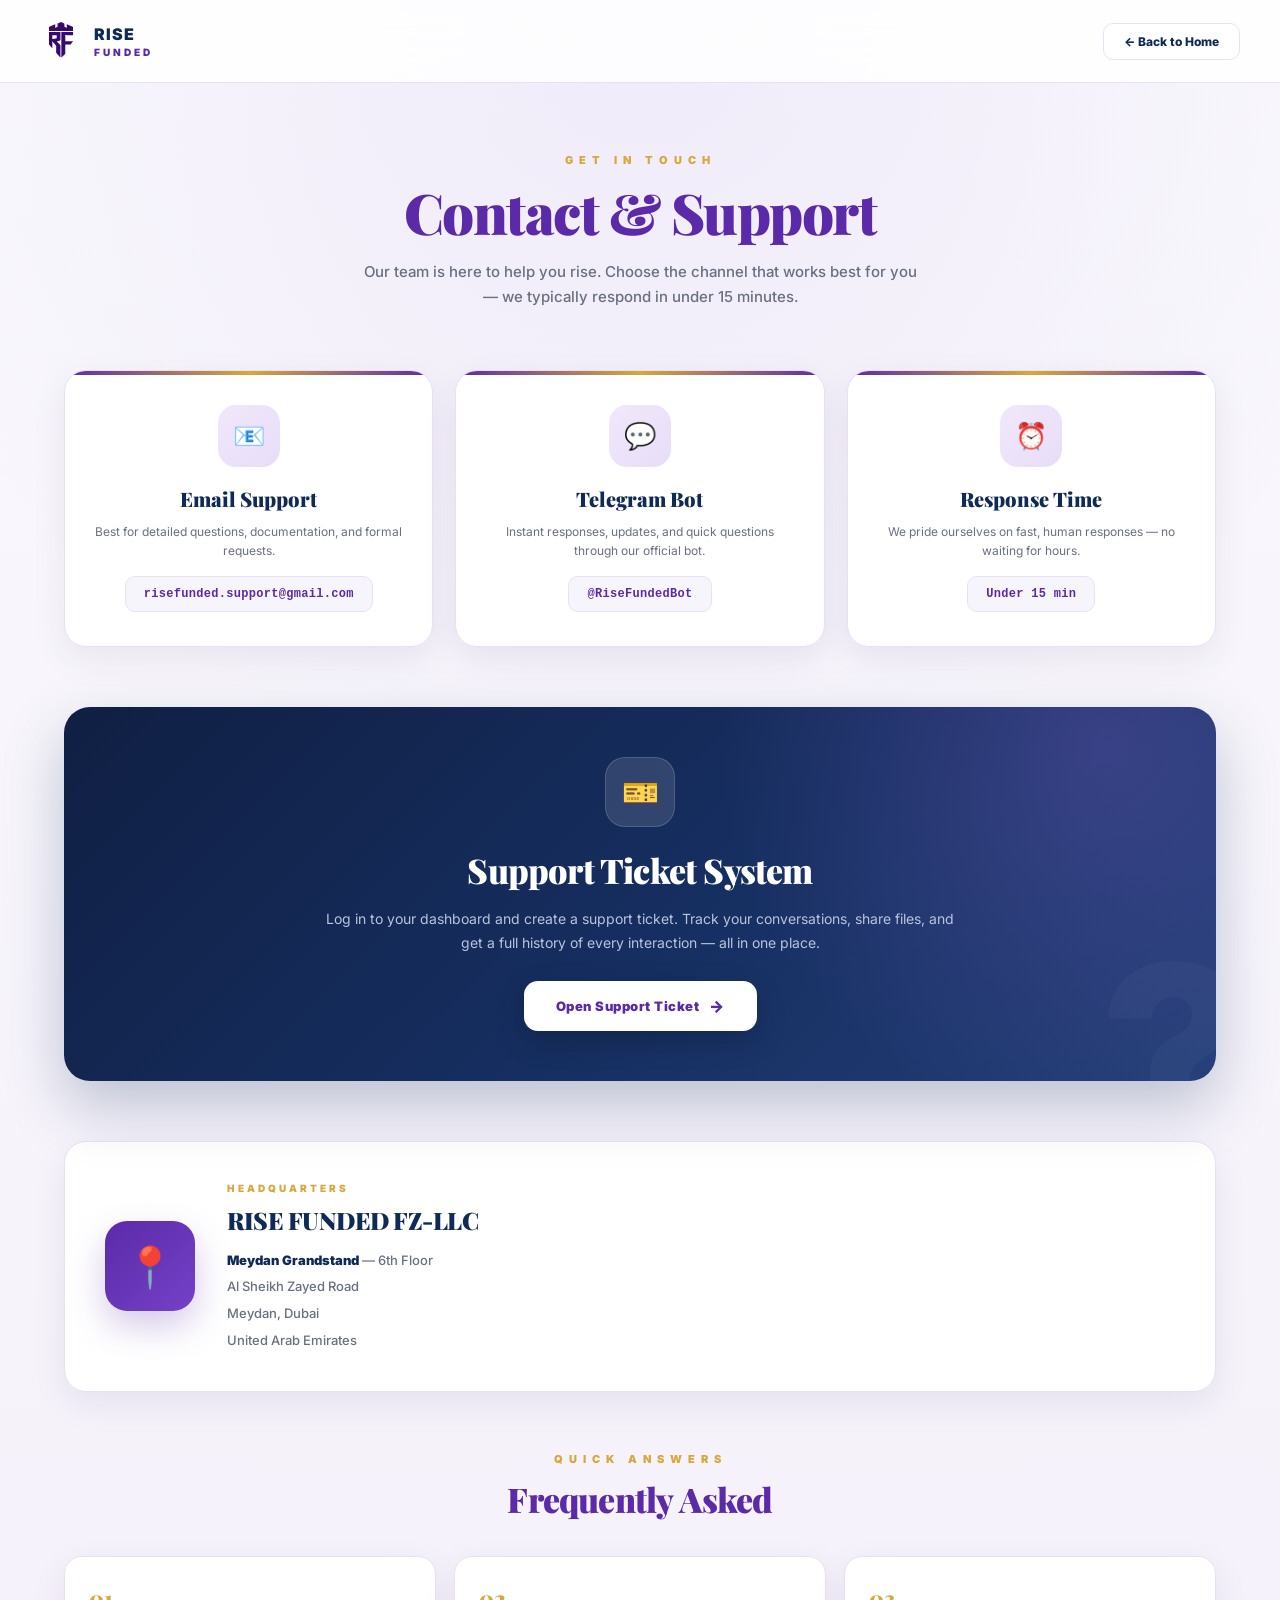
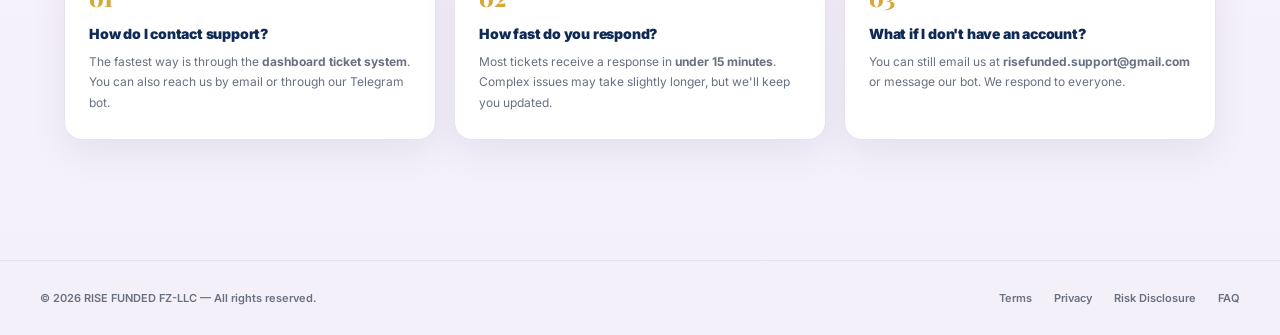
<file: contact.html>
<!DOCTYPE html>
<html lang="en">
<head>
<meta charset="UTF-8">
<meta name="viewport" content="width=device-width, initial-scale=1.0">

<title>Contact & Support — RISE FUNDED</title>

<link rel="preconnect" href="https://fonts.googleapis.com">
<link rel="preconnect" href="https://fonts.gstatic.com" crossorigin>
<link href="https://fonts.googleapis.com/css2?family=Inter:wght@400;500;600;700;800;900&family=Playfair+Display:wght@600;700;800;900&display=swap" rel="stylesheet">

<link rel="icon" type="image/svg+xml" href="assets/logo.svg">

<style>
/* =========================================================
   RESET
========================================================= */

* {
    margin: 0;
    padding: 0;
    box-sizing: border-box;
}

:root {
    --purple: #5b2aa8;
    --purple-2: #7442c8;
    --purple-3: #9569df;

    --navy: #102a56;
    --navy-2: #1b4384;

    --text: #111318;
    --muted: #697080;

    --white: #ffffff;
    --soft: #f7f5fc;
    --soft-2: #faf9fd;

    --line: #e8e1f3;

    --green: #20a86b;
    --gold: #d7a83c;
    --danger: #c53d4d;

    --shadow: 0 20px 60px rgba(49, 31, 92, .10);
    --shadow-2: 0 12px 35px rgba(49, 31, 92, .08);
}

body {
    font-family: "Inter", sans-serif;
    background:
        radial-gradient(circle at 50% 0%, rgba(116, 66, 200, .08), transparent 40%),
        linear-gradient(180deg, #faf9fd 0%, #f4f0fa 100%);
    color: var(--text);
    min-height: 100vh;
    display: flex;
    flex-direction: column;
}

a { text-decoration: none; color: inherit; }

/* =========================================================
   NAVBAR
========================================================= */

.navbar {
    padding: 20px 40px;

    display: flex;
    align-items: center;
    justify-content: space-between;

    background: rgba(255,255,255,.85);
    backdrop-filter: blur(20px);
    -webkit-backdrop-filter: blur(20px);

    border-bottom: 1px solid var(--line);

    position: sticky;
    top: 0;
    z-index: 100;
}

.nav-brand {
    display: flex;
    align-items: center;
    gap: 12px;
}

.nav-brand img {
    width: 42px;
    height: 42px;
    object-fit: contain;
}

.nav-brand-text {
    display: flex;
    flex-direction: column;
    line-height: 1;
}

.nav-brand-text strong {
    color: var(--navy);
    font-size: 16px;
    font-weight: 900;
    letter-spacing: 1px;
}

.nav-brand-text span {
    color: var(--purple);
    font-size: 10px;
    font-weight: 900;
    letter-spacing: 3px;
    margin-top: 5px;
}

.nav-back {
    padding: 10px 20px;

    border-radius: 10px;

    border: 1px solid var(--line);

    background: white;

    color: var(--navy);

    font-size: 12px;
    font-weight: 800;

    transition: .2s;
}

.nav-back:hover {
    border-color: var(--purple);
    color: var(--purple);
}

/* =========================================================
   MAIN
========================================================= */

.contact-main {
    flex: 1;

    padding: 70px 24px 80px;

    max-width: 1200px;
    margin: 0 auto;

    width: 100%;
}

/* =========================================================
   HERO
========================================================= */

.contact-hero {
    text-align: center;

    margin-bottom: 60px;
}

.contact-kicker {
    color: var(--gold);

    font-size: 11px;
    font-weight: 900;

    letter-spacing: 6px;

    text-transform: uppercase;

    margin-bottom: 14px;
}

.contact-title {
    color: var(--purple);

    font-family: "Playfair Display", Georgia, serif;

    font-size: 56px;
    font-weight: 900;

    letter-spacing: -1.5px;

    line-height: 1.1;

    margin-bottom: 16px;
}

.contact-subtitle {
    color: var(--muted);

    font-size: 15px;
    font-weight: 500;

    line-height: 1.7;

    max-width: 560px;

    margin: 0 auto;
}

/* =========================================================
   CONTACT CARDS
========================================================= */

.contact-cards {
    display: grid;

    grid-template-columns: repeat(3, 1fr);

    gap: 22px;

    margin-bottom: 60px;
}

.contact-card {
    padding: 34px 28px;

    border-radius: 22px;

    background: white;

    border: 1px solid var(--line);

    box-shadow: var(--shadow-2);

    text-align: center;

    position: relative;

    overflow: hidden;

    transition: .25s;
}

.contact-card:hover {
    transform: translateY(-4px);
    box-shadow: var(--shadow);
    border-color: #d8c9ed;
}

.contact-card::before {
    content: "";

    position: absolute;

    top: 0;
    left: 0;
    right: 0;

    height: 4px;

    background:
        linear-gradient(
            90deg,
            var(--purple),
            var(--gold),
            var(--purple)
        );
}

.contact-icon {
    width: 62px;
    height: 62px;

    display: inline-flex;
    align-items: center;
    justify-content: center;

    border-radius: 18px;

    background:
        linear-gradient(
            135deg,
            #f0e8fb,
            #e8ddf9
        );

    font-size: 26px;

    margin-bottom: 18px;
}

.contact-card h3 {
    color: var(--navy);

    font-family: "Playfair Display", Georgia, serif;

    font-size: 20px;
    font-weight: 900;

    margin-bottom: 10px;
}

.contact-card p {
    color: var(--muted);

    font-size: 12px;

    line-height: 1.6;

    margin-bottom: 16px;
}

.contact-card-value {
    display: inline-block;

    padding: 10px 18px;

    border-radius: 10px;

    background: var(--soft);

    border: 1px solid var(--line);

    color: var(--purple);

    font-size: 12px;
    font-weight: 900;

    font-family: "SF Mono", Monaco, monospace;

    letter-spacing: .3px;

    word-break: break-all;

    transition: .2s;
}

.contact-card-value:hover {
    background: var(--purple);
    color: white;
    border-color: var(--purple);
}

/* =========================================================
   SUPPORT CTA
========================================================= */

.support-cta {
    padding: 50px 40px;

    border-radius: 26px;

    background:
        radial-gradient(circle at 90% 10%, rgba(149,105,223,.24), transparent 35%),
        linear-gradient(
            135deg,
            #101f43,
            #162f61 55%,
            #243f78
        );

    color: white;

    position: relative;

    overflow: hidden;

    box-shadow: 0 25px 60px rgba(16,42,86,.25);

    margin-bottom: 60px;

    text-align: center;
}

.support-cta::before {
    content: "?";

    position: absolute;

    right: -30px;
    bottom: -90px;

    font-size: 240px;
    font-weight: 900;

    color: rgba(255,255,255,.03);

    pointer-events: none;

    line-height: 1;
}

.support-cta-content {
    position: relative;
    z-index: 2;

    max-width: 640px;
    margin: 0 auto;
}

.support-cta-icon {
    width: 70px;
    height: 70px;

    display: inline-flex;
    align-items: center;
    justify-content: center;

    border-radius: 20px;

    background: rgba(255,255,255,.12);

    border: 1px solid rgba(255,255,255,.15);

    font-size: 30px;

    margin-bottom: 20px;
}

.support-cta h2 {
    font-family: "Playfair Display", Georgia, serif;

    font-size: 34px;
    font-weight: 900;

    letter-spacing: -.8px;

    margin-bottom: 14px;
}

.support-cta p {
    color: #b8c4dc;

    font-size: 14px;

    line-height: 1.7;

    margin-bottom: 26px;
}

.support-cta-btn {
    display: inline-flex;
    align-items: center;
    gap: 10px;

    padding: 15px 32px;

    border-radius: 14px;

    background: white;

    color: var(--purple);

    font-size: 13px;
    font-weight: 900;

    letter-spacing: .5px;

    transition: .2s;

    box-shadow: 0 10px 30px rgba(0,0,0,.20);
}

.support-cta-btn:hover {
    transform: translateY(-3px);
    box-shadow: 0 15px 40px rgba(0,0,0,.30);
}

.support-cta-btn-arrow {
    font-size: 16px;
}

/* =========================================================
   HEADQUARTERS
========================================================= */

.hq-section {
    margin-bottom: 60px;
}

.hq-card {
    padding: 40px;

    border-radius: 22px;

    background: white;

    border: 1px solid var(--line);

    box-shadow: var(--shadow-2);

    display: grid;

    grid-template-columns: auto 1fr;

    gap: 32px;

    align-items: center;
}

.hq-icon {
    width: 90px;
    height: 90px;

    display: flex;
    align-items: center;
    justify-content: center;

    border-radius: 22px;

    background:
        linear-gradient(
            135deg,
            var(--purple),
            var(--purple-2)
        );

    color: white;

    font-size: 40px;

    box-shadow: 0 15px 35px rgba(91,42,168,.25);
}

.hq-info {
    min-width: 0;
}

.hq-kicker {
    color: var(--gold);

    font-size: 10px;
    font-weight: 900;

    letter-spacing: 3px;

    text-transform: uppercase;

    margin-bottom: 10px;
}

.hq-info h3 {
    color: var(--navy);

    font-family: "Playfair Display", Georgia, serif;

    font-size: 24px;
    font-weight: 900;

    letter-spacing: -.5px;

    margin-bottom: 14px;
}

.hq-address {
    display: flex;
    flex-direction: column;

    gap: 6px;
}

.hq-address span {
    color: var(--muted);

    font-size: 13px;
    font-weight: 500;

    line-height: 1.6;
}

.hq-address strong {
    color: var(--navy);
    font-weight: 900;
}

/* =========================================================
   QUICK FAQ
========================================================= */

.faq-quick-section {
    margin-bottom: 40px;
}

.faq-quick-header {
    text-align: center;

    margin-bottom: 34px;
}

.faq-quick-header .contact-kicker {
    margin-bottom: 10px;
}

.faq-quick-header h2 {
    color: var(--purple);

    font-family: "Playfair Display", Georgia, serif;

    font-size: 34px;
    font-weight: 900;

    letter-spacing: -.8px;
}

.faq-quick-grid {
    display: grid;

    grid-template-columns: repeat(3, 1fr);

    gap: 18px;
}

.faq-quick-item {
    padding: 26px 24px;

    border-radius: 18px;

    background: white;

    border: 1px solid var(--line);

    box-shadow: var(--shadow-2);

    transition: .25s;
}

.faq-quick-item:hover {
    transform: translateY(-3px);
    box-shadow: var(--shadow);
}

.faq-quick-number {
    display: inline-block;

    color: var(--gold);

    font-family: "Playfair Display", Georgia, serif;

    font-size: 22px;
    font-weight: 900;

    margin-bottom: 12px;
}

.faq-quick-item h4 {
    color: var(--navy);

    font-size: 14px;
    font-weight: 900;

    letter-spacing: -.2px;

    margin-bottom: 10px;
}

.faq-quick-item p {
    color: var(--muted);

    font-size: 12px;

    line-height: 1.7;
}

/* =========================================================
   FOOTER
========================================================= */

.contact-footer {
    padding: 30px 40px;

    border-top: 1px solid var(--line);

    display: flex;
    align-items: center;
    justify-content: space-between;

    color: var(--muted);

    font-size: 11px;
    font-weight: 600;

    gap: 16px;

    flex-wrap: wrap;
}

.contact-footer-links {
    display: flex;
    gap: 22px;
}

.contact-footer-links a:hover {
    color: var(--purple);
}

/* =========================================================
   RESPONSIVE
========================================================= */

@media (max-width: 1000px) {
    .contact-cards {
        grid-template-columns: 1fr;
    }

    .faq-quick-grid {
        grid-template-columns: 1fr;
    }

    .hq-card {
        grid-template-columns: 1fr;
        text-align: center;
    }

    .hq-icon {
        margin: 0 auto;
    }

    .hq-address {
        align-items: center;
    }
}

@media (max-width: 700px) {
    .navbar {
        padding: 16px 20px;
    }

    .nav-brand-text {
        display: none;
    }

    .contact-main {
        padding: 50px 18px 60px;
    }

    .contact-title {
        font-size: 38px;
    }

    .support-cta {
        padding: 40px 26px;
    }

    .support-cta h2 {
        font-size: 26px;
    }

    .hq-card {
        padding: 30px 24px;
    }

    .faq-quick-header h2 {
        font-size: 26px;
    }

    .contact-footer {
        flex-direction: column;
        text-align: center;
        padding: 26px 20px;
    }

    .contact-footer-links {
        gap: 16px;
        flex-wrap: wrap;
        justify-content: center;
    }
}
</style>
</head>

<body>


<!-- =========================================================
     NAVBAR
========================================================= -->

<nav class="navbar">
    <a href="index.html" class="nav-brand">
        <img src="assets/logo.svg" alt="RISE FUNDED">
        <div class="nav-brand-text">
            <strong>RISE</strong>
            <span>FUNDED</span>
        </div>
    </a>

    <a href="index.html" class="nav-back">← Back to Home</a>
</nav>


<!-- =========================================================
     MAIN
========================================================= -->

<main class="contact-main">

    <!-- HERO -->
    <div class="contact-hero">
        <div class="contact-kicker">Get In Touch</div>
        <h1 class="contact-title">Contact & Support</h1>
        <p class="contact-subtitle">
            Our team is here to help you rise. Choose the channel that works best for you —
            we typically respond in under 15 minutes.
        </p>
    </div>


    <!-- CONTACT CARDS -->
    <div class="contact-cards">

        <!-- EMAIL -->
        <div class="contact-card">
            <div class="contact-icon">📧</div>
            <h3>Email Support</h3>
            <p>Best for detailed questions, documentation, and formal requests.</p>
            <a href="mailto:risefunded.support@gmail.com" class="contact-card-value">
                risefunded.support@gmail.com
            </a>
        </div>

        <!-- TELEGRAM -->
        <div class="contact-card">
            <div class="contact-icon">💬</div>
            <h3>Telegram Bot</h3>
            <p>Instant responses, updates, and quick questions through our official bot.</p>
            <a href="https://t.me/RiseFundedBot" target="_blank" rel="noopener" class="contact-card-value">
                @RiseFundedBot
            </a>
        </div>

        <!-- RESPONSE TIME -->
        <div class="contact-card">
            <div class="contact-icon">⏰</div>
            <h3>Response Time</h3>
            <p>We pride ourselves on fast, human responses — no waiting for hours.</p>
            <span class="contact-card-value">Under 15 min</span>
        </div>

    </div>


    <!-- SUPPORT CTA -->
    <div class="support-cta">
        <div class="support-cta-content">

            <div class="support-cta-icon">🎫</div>

            <h2>Support Ticket System</h2>

            <p>
                Log in to your dashboard and create a support ticket. Track your conversations,
                share files, and get a full history of every interaction — all in one place.
            </p>

            <a href="dashboard/dashboard.html#support" class="support-cta-btn">
                Open Support Ticket
                <span class="support-cta-btn-arrow">→</span>
            </a>

        </div>
    </div>


    <!-- HEADQUARTERS -->
    <section class="hq-section">
        <div class="hq-card">

            <div class="hq-icon">📍</div>

            <div class="hq-info">
                <div class="hq-kicker">Headquarters</div>

                <h3>RISE FUNDED FZ-LLC</h3>

                <div class="hq-address">
                    <span><strong>Meydan Grandstand</strong> — 6th Floor</span>
                    <span>Al Sheikh Zayed Road</span>
                    <span>Meydan, Dubai</span>
                    <span>United Arab Emirates</span>
                </div>
            </div>

        </div>
    </section>


    <!-- QUICK FAQ -->
    <section class="faq-quick-section">

        <div class="faq-quick-header">
            <div class="contact-kicker">Quick Answers</div>
            <h2>Frequently Asked</h2>
        </div>

        <div class="faq-quick-grid">

            <div class="faq-quick-item">
                <span class="faq-quick-number">01</span>
                <h4>How do I contact support?</h4>
                <p>
                    The fastest way is through the <strong>dashboard ticket system</strong>.
                    You can also reach us by email or through our Telegram bot.
                </p>
            </div>

            <div class="faq-quick-item">
                <span class="faq-quick-number">02</span>
                <h4>How fast do you respond?</h4>
                <p>
                    Most tickets receive a response in <strong>under 15 minutes</strong>.
                    Complex issues may take slightly longer, but we'll keep you updated.
                </p>
            </div>

            <div class="faq-quick-item">
                <span class="faq-quick-number">03</span>
                <h4>What if I don't have an account?</h4>
                <p>
                    You can still email us at <strong>risefunded.support@gmail.com</strong>
                    or message our bot. We respond to everyone.
                </p>
            </div>

        </div>
    </section>

</main>


<!-- =========================================================
     FOOTER
========================================================= -->

<footer class="contact-footer">
    <span>© 2026 RISE FUNDED FZ-LLC — All rights reserved.</span>

    <div class="contact-footer-links">
        <a href="terms.html">Terms</a>
        <a href="privacy.html">Privacy</a>
        <a href="risk.html">Risk Disclosure</a>
        <a href="index.html#faq">FAQ</a>
    </div>
</footer>


</body>
</html>
</file>
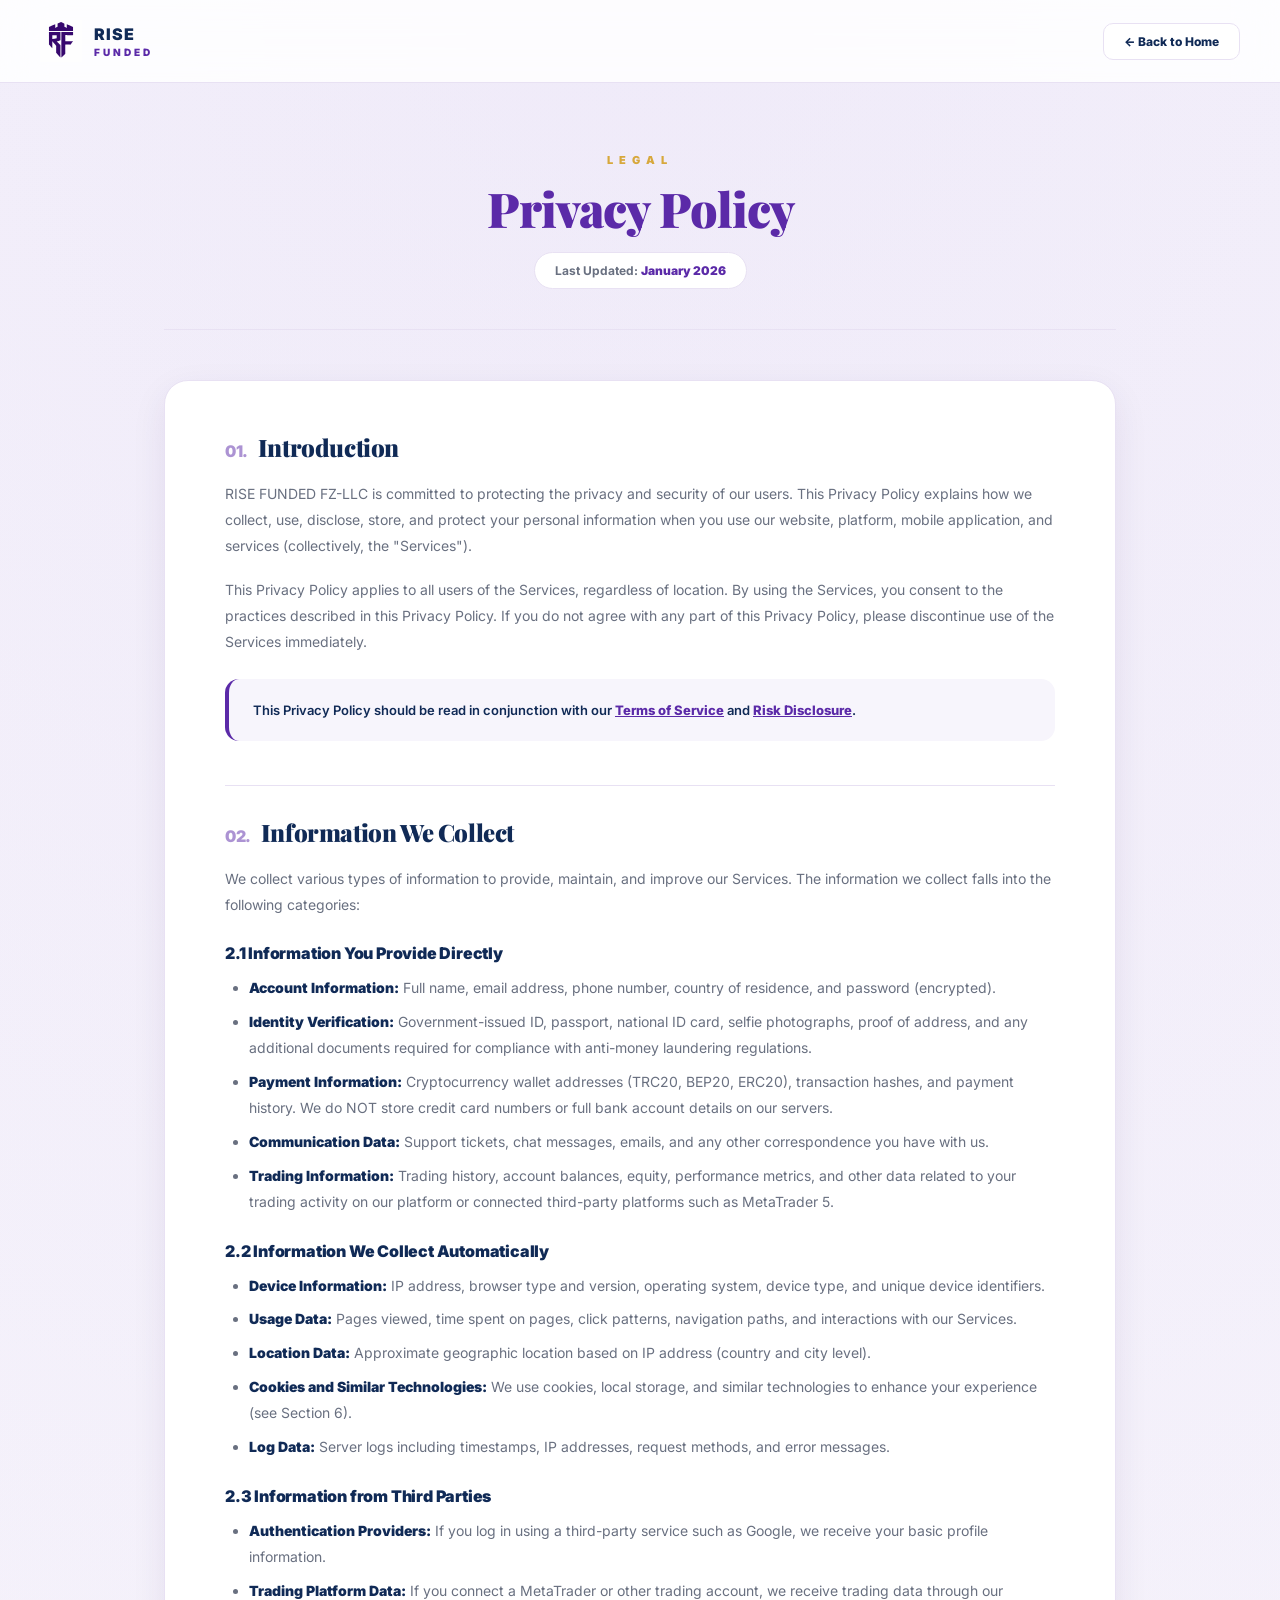
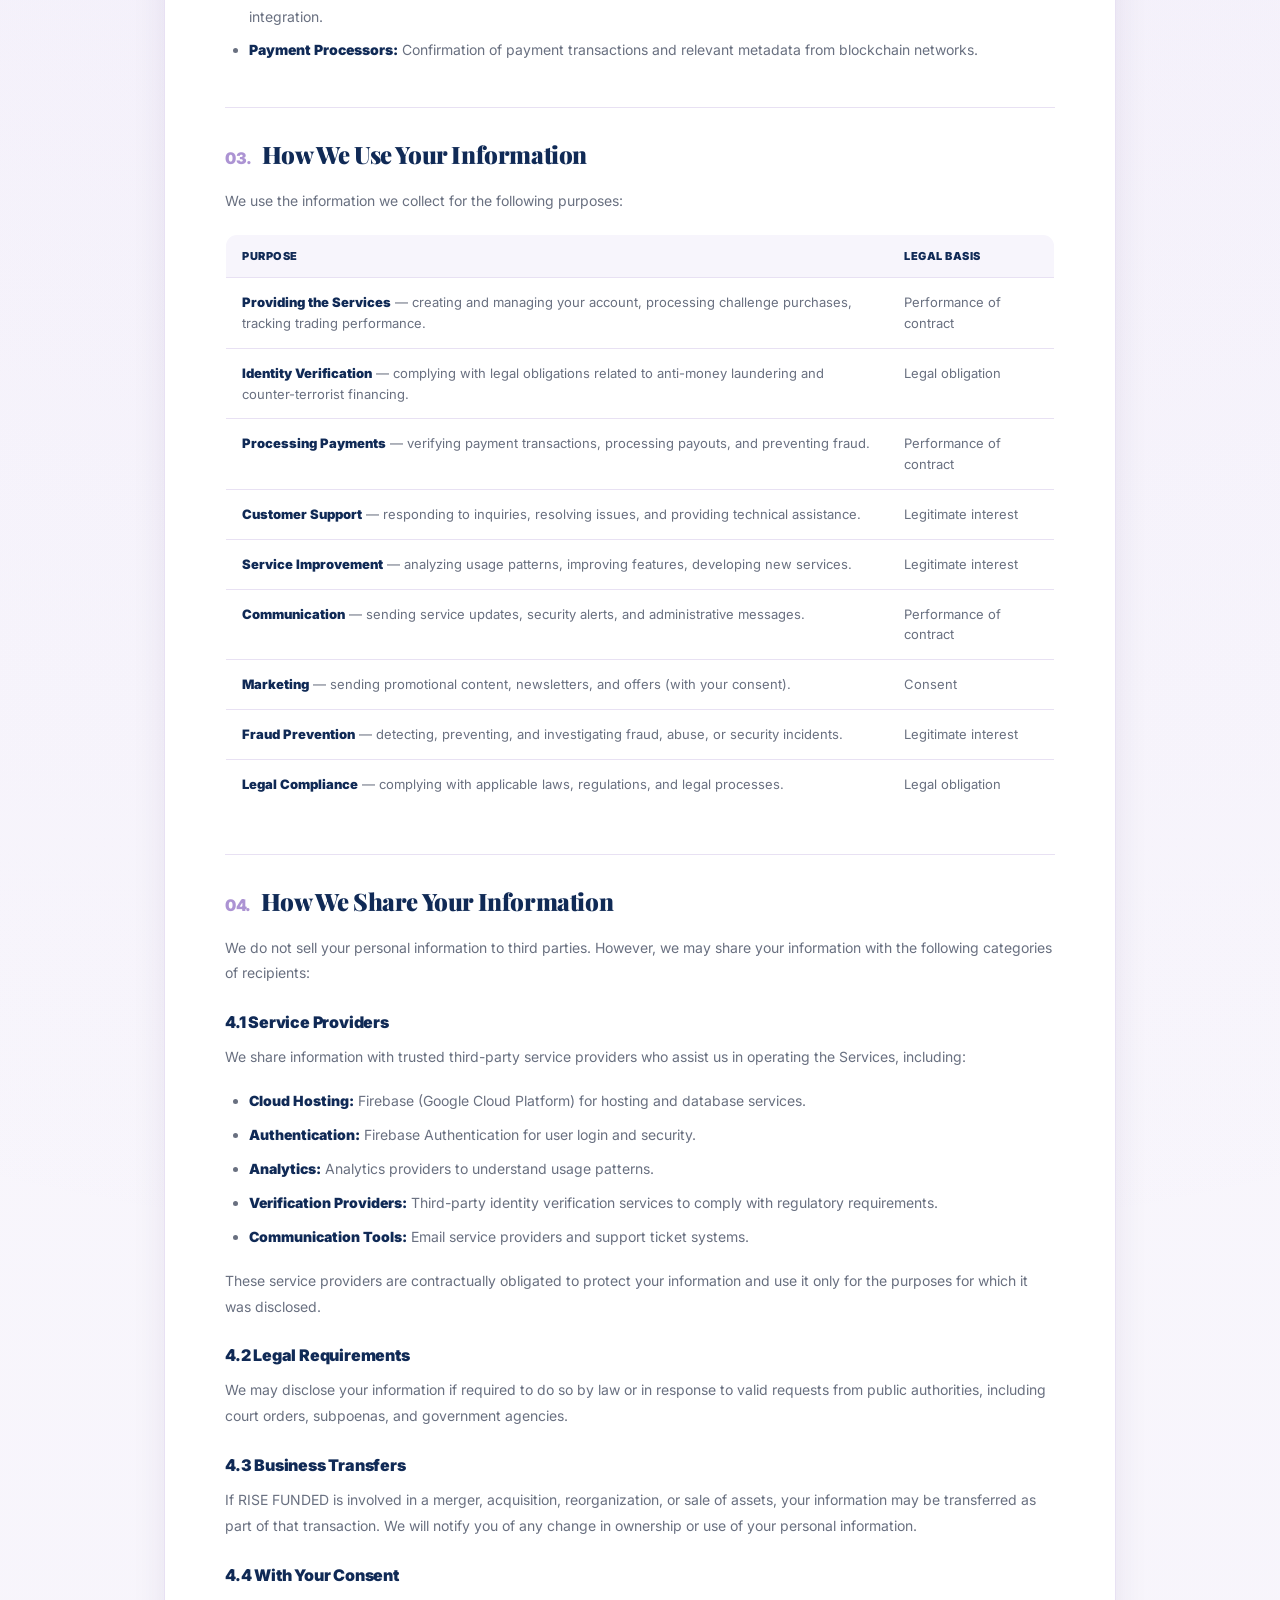
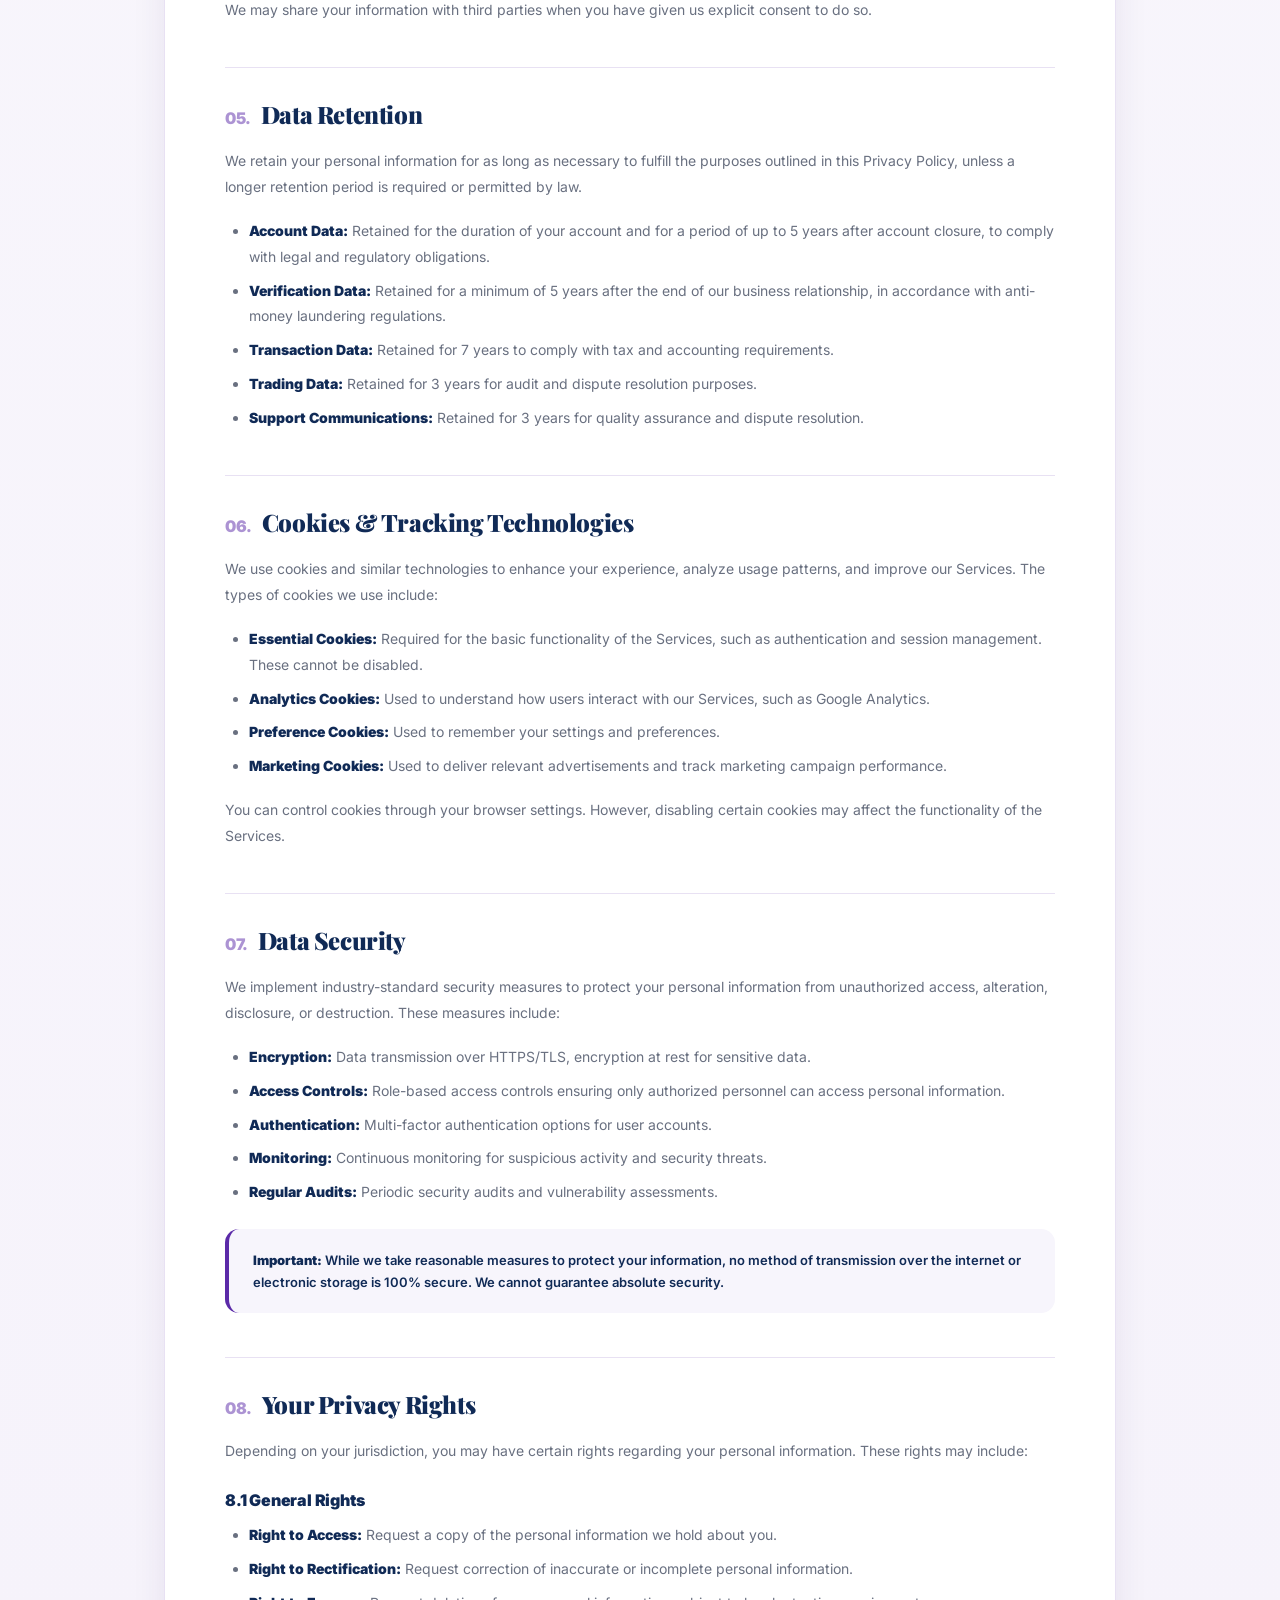
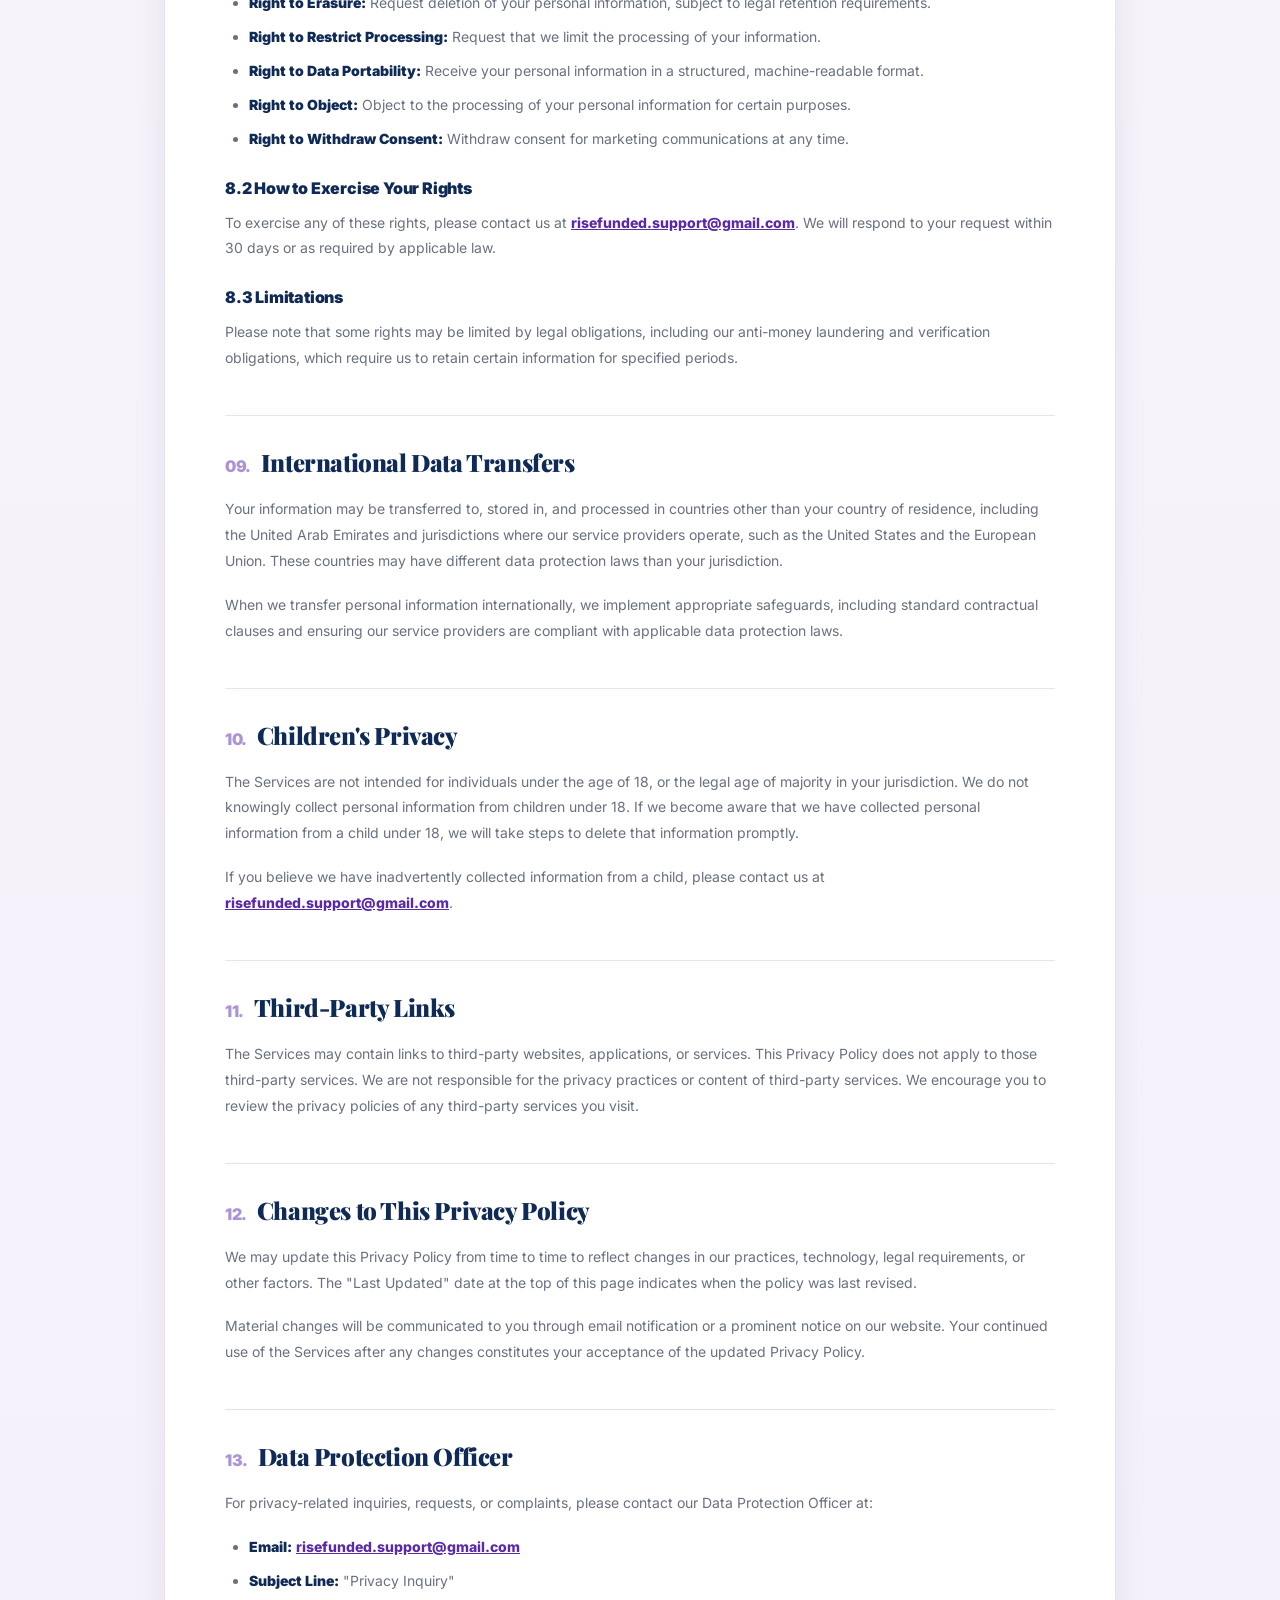
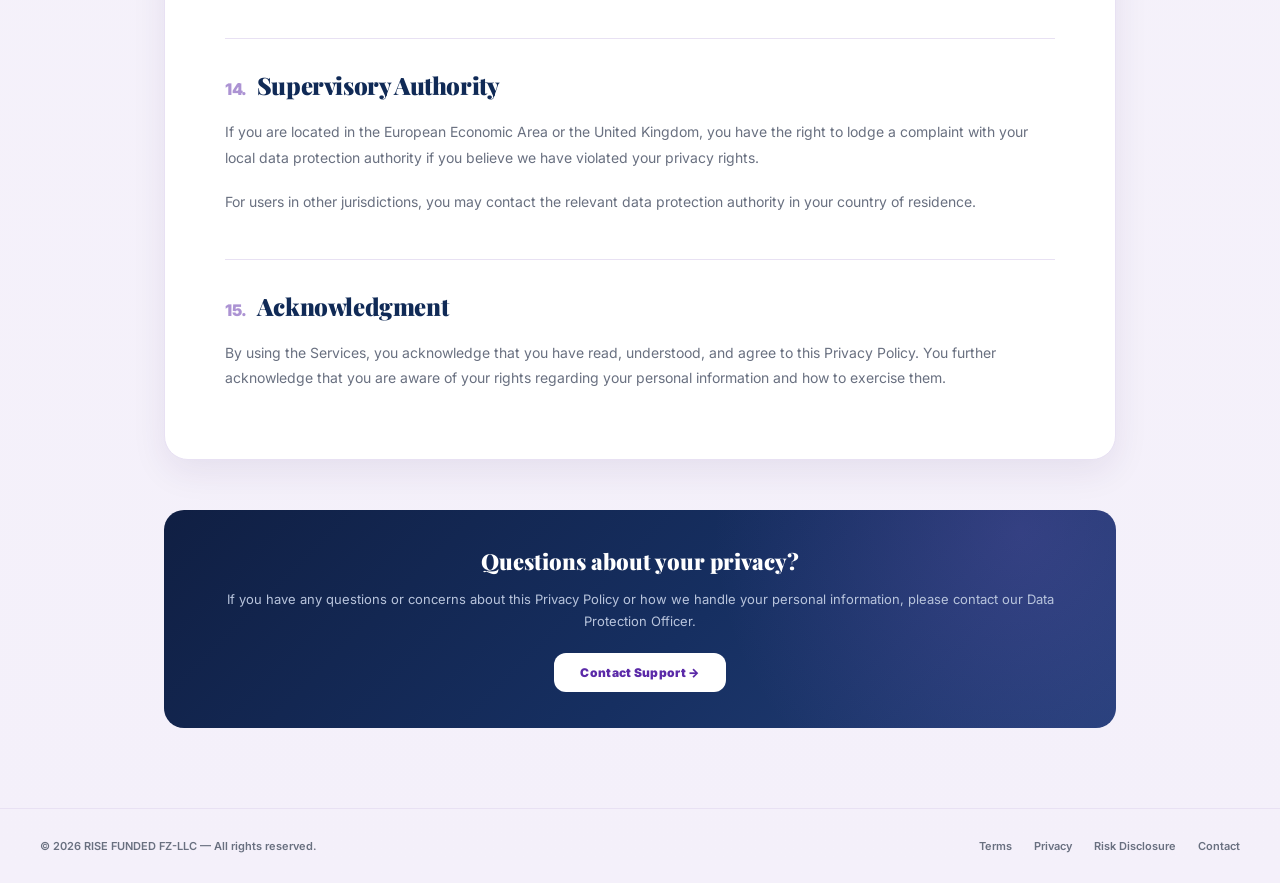
<file: privacy.html>
<!DOCTYPE html>
<html lang="en">
<head>
<meta charset="UTF-8">
<meta name="viewport" content="width=device-width, initial-scale=1.0">

<title>Privacy Policy — RISE FUNDED</title>

<link rel="preconnect" href="https://fonts.googleapis.com">
<link rel="preconnect" href="https://fonts.gstatic.com" crossorigin>
<link href="https://fonts.googleapis.com/css2?family=Inter:wght@400;500;600;700;800;900&family=Playfair+Display:wght@600;700;800;900&display=swap" rel="stylesheet">

<link rel="icon" type="image/svg+xml" href="assets/logo.svg">

<style>
* { margin: 0; padding: 0; box-sizing: border-box; }

:root {
    --purple: #5b2aa8;
    --purple-2: #7442c8;
    --purple-3: #9569df;
    --navy: #102a56;
    --navy-2: #1b4384;
    --text: #111318;
    --muted: #697080;
    --white: #ffffff;
    --soft: #f7f5fc;
    --soft-2: #faf9fd;
    --line: #e8e1f3;
    --green: #20a86b;
    --gold: #d7a83c;
    --danger: #c53d4d;
    --shadow: 0 20px 60px rgba(49, 31, 92, .10);
    --shadow-2: 0 12px 35px rgba(49, 31, 92, .08);
}

body {
    font-family: "Inter", sans-serif;
    background:
        radial-gradient(circle at 50% 0%, rgba(116, 66, 200, .08), transparent 40%),
        linear-gradient(180deg, #faf9fd 0%, #f4f0fa 100%);
    color: var(--text);
    min-height: 100vh;
    display: flex;
    flex-direction: column;
}

a { text-decoration: none; color: inherit; }

.navbar {
    padding: 20px 40px;
    display: flex;
    align-items: center;
    justify-content: space-between;
    background: rgba(255,255,255,.85);
    backdrop-filter: blur(20px);
    -webkit-backdrop-filter: blur(20px);
    border-bottom: 1px solid var(--line);
    position: sticky;
    top: 0;
    z-index: 100;
}

.nav-brand { display: flex; align-items: center; gap: 12px; }
.nav-brand img { width: 42px; height: 42px; object-fit: contain; }

.nav-brand-text { display: flex; flex-direction: column; line-height: 1; }
.nav-brand-text strong { color: var(--navy); font-size: 16px; font-weight: 900; letter-spacing: 1px; }
.nav-brand-text span { color: var(--purple); font-size: 10px; font-weight: 900; letter-spacing: 3px; margin-top: 5px; }

.nav-back {
    padding: 10px 20px;
    border-radius: 10px;
    border: 1px solid var(--line);
    background: white;
    color: var(--navy);
    font-size: 12px;
    font-weight: 800;
    transition: .2s;
}
.nav-back:hover { border-color: var(--purple); color: var(--purple); }

.legal-main {
    flex: 1;
    padding: 70px 24px 80px;
    max-width: 1000px;
    margin: 0 auto;
    width: 100%;
}

.legal-hero {
    text-align: center;
    margin-bottom: 50px;
    padding-bottom: 40px;
    border-bottom: 1px solid var(--line);
}

.legal-kicker {
    color: var(--gold);
    font-size: 11px;
    font-weight: 900;
    letter-spacing: 6px;
    text-transform: uppercase;
    margin-bottom: 14px;
}

.legal-title {
    color: var(--purple);
    font-family: "Playfair Display", Georgia, serif;
    font-size: 48px;
    font-weight: 900;
    letter-spacing: -1px;
    line-height: 1.15;
    margin-bottom: 16px;
}

.legal-meta {
    display: inline-flex;
    align-items: center;
    gap: 10px;
    padding: 10px 20px;
    border-radius: 999px;
    background: white;
    border: 1px solid var(--line);
    color: var(--muted);
    font-size: 12px;
    font-weight: 700;
}
.legal-meta strong { color: var(--purple); font-weight: 900; }

.legal-content {
    background: white;
    padding: 50px 60px;
    border-radius: 24px;
    border: 1px solid var(--line);
    box-shadow: var(--shadow-2);
}

.legal-content p {
    color: var(--muted);
    font-size: 14px;
    line-height: 1.85;
    margin-bottom: 18px;
}

.legal-content h2 {
    color: var(--navy);
    font-family: "Playfair Display", Georgia, serif;
    font-size: 24px;
    font-weight: 900;
    letter-spacing: -.4px;
    margin-top: 44px;
    margin-bottom: 18px;
    padding-top: 30px;
    border-top: 1px solid var(--line);
}

.legal-content h2:first-child {
    margin-top: 0;
    padding-top: 0;
    border-top: 0;
}

.legal-content h2 .section-number {
    color: var(--purple);
    font-family: "Inter", sans-serif;
    font-size: 16px;
    font-weight: 900;
    margin-right: 10px;
    opacity: .5;
}

.legal-content h3 {
    color: var(--navy);
    font-size: 16px;
    font-weight: 900;
    letter-spacing: -.2px;
    margin-top: 26px;
    margin-bottom: 12px;
}

.legal-content ul,
.legal-content ol {
    margin: 0 0 18px 24px;
    padding: 0;
}

.legal-content li {
    color: var(--muted);
    font-size: 14px;
    line-height: 1.85;
    margin-bottom: 8px;
}

.legal-content li strong,
.legal-content strong {
    color: var(--navy);
    font-weight: 900;
}

.legal-content a {
    color: var(--purple);
    font-weight: 800;
    text-decoration: underline;
}

.data-table {
    width: 100%;
    border-collapse: collapse;
    margin: 20px 0 24px;
    border-radius: 12px;
    overflow: hidden;
    border: 1px solid var(--line);
    font-size: 13px;
}

.data-table th {
    background: var(--soft);
    color: var(--navy);
    font-size: 11px;
    font-weight: 900;
    letter-spacing: .5px;
    text-transform: uppercase;
    text-align: left;
    padding: 14px 16px;
    border-bottom: 1px solid var(--line);
}

.data-table td {
    padding: 14px 16px;
    color: var(--muted);
    border-bottom: 1px solid var(--line);
    line-height: 1.6;
    vertical-align: top;
}

.data-table tr:last-child td {
    border-bottom: 0;
}

.data-table td strong {
    color: var(--navy);
    font-weight: 900;
}

.legal-callout {
    padding: 20px 24px;
    border-radius: 14px;
    background: var(--soft);
    border-left: 4px solid var(--purple);
    margin: 24px 0;
}

.legal-callout p {
    margin: 0;
    color: var(--navy);
    font-size: 13px;
    font-weight: 600;
    line-height: 1.7;
}

.legal-contact {
    margin-top: 50px;
    padding: 36px 40px;
    border-radius: 20px;
    background:
        radial-gradient(circle at 90% 10%, rgba(149,105,223,.20), transparent 35%),
        linear-gradient(135deg, #101f43, #162f61 55%, #243f78);
    color: white;
    text-align: center;
}

.legal-contact h3 {
    color: white;
    font-family: "Playfair Display", Georgia, serif;
    font-size: 22px;
    font-weight: 900;
    margin-bottom: 12px;
}

.legal-contact p {
    color: #b8c4dc;
    font-size: 13px;
    line-height: 1.7;
    margin-bottom: 20px;
}

.legal-contact a {
    display: inline-flex;
    align-items: center;
    gap: 8px;
    padding: 12px 26px;
    border-radius: 12px;
    background: white;
    color: var(--purple);
    font-size: 12px;
    font-weight: 900;
    letter-spacing: .3px;
    transition: .2s;
}
.legal-contact a:hover {
    transform: translateY(-2px);
    box-shadow: 0 10px 30px rgba(0,0,0,.20);
}

.legal-footer {
    padding: 30px 40px;
    border-top: 1px solid var(--line);
    display: flex;
    align-items: center;
    justify-content: space-between;
    color: var(--muted);
    font-size: 11px;
    font-weight: 600;
    gap: 16px;
    flex-wrap: wrap;
}

.legal-footer-links { display: flex; gap: 22px; }
.legal-footer-links a:hover { color: var(--purple); }

@media (max-width: 700px) {
    .navbar { padding: 16px 20px; }
    .nav-brand-text { display: none; }
    .legal-main { padding: 50px 18px 60px; }
    .legal-title { font-size: 32px; }
    .legal-content { padding: 30px 24px; border-radius: 18px; }
    .legal-content h2 { font-size: 20px; margin-top: 34px; padding-top: 24px; }
    .legal-content h3 { font-size: 15px; }
    .data-table { font-size: 12px; }
    .data-table th,
    .data-table td { padding: 10px 12px; }
    .legal-contact { padding: 28px 24px; }
    .legal-footer { flex-direction: column; text-align: center; padding: 26px 20px; }
    .legal-footer-links { gap: 16px; flex-wrap: wrap; justify-content: center; }
}
</style>
</head>

<body>

<!-- NAVBAR -->
<nav class="navbar">
    <a href="index.html" class="nav-brand">
        <img src="assets/logo.svg" alt="RISE FUNDED">
        <div class="nav-brand-text">
            <strong>RISE</strong>
            <span>FUNDED</span>
        </div>
    </a>

    <a href="index.html" class="nav-back">← Back to Home</a>
</nav>


<!-- MAIN -->
<main class="legal-main">

    <div class="legal-hero">
        <div class="legal-kicker">Legal</div>
        <h1 class="legal-title">Privacy Policy</h1>
        <div class="legal-meta">
            <span>Last Updated: <strong>January 2026</strong></span>
        </div>
    </div>


    <div class="legal-content">

        <h2><span class="section-number">01.</span>Introduction</h2>

        <p>
            RISE FUNDED FZ-LLC is committed to protecting the privacy and security of our users.
            This Privacy Policy explains how we collect, use, disclose, store, and protect your
            personal information when you use our website, platform, mobile application, and
            services (collectively, the "Services").
        </p>

        <p>
            This Privacy Policy applies to all users of the Services, regardless of location. By
            using the Services, you consent to the practices described in this Privacy Policy.
            If you do not agree with any part of this Privacy Policy, please discontinue use of
            the Services immediately.
        </p>

        <div class="legal-callout">
            <p>
                This Privacy Policy should be read in conjunction with our
                <a href="terms.html">Terms of Service</a> and
                <a href="risk.html">Risk Disclosure</a>.
            </p>
        </div>


        <h2><span class="section-number">02.</span>Information We Collect</h2>

        <p>
            We collect various types of information to provide, maintain, and improve our Services.
            The information we collect falls into the following categories:
        </p>

        <h3>2.1 Information You Provide Directly</h3>

        <ul>
            <li><strong>Account Information:</strong> Full name, email address, phone number,
            country of residence, and password (encrypted).</li>

            <li><strong>Identity Verification:</strong> Government-issued ID, passport,
            national ID card, selfie photographs, proof of address, and any additional documents
            required for compliance with anti-money laundering regulations.</li>

            <li><strong>Payment Information:</strong> Cryptocurrency wallet addresses (TRC20, BEP20,
            ERC20), transaction hashes, and payment history. We do NOT store credit card numbers
            or full bank account details on our servers.</li>

            <li><strong>Communication Data:</strong> Support tickets, chat messages, emails, and
            any other correspondence you have with us.</li>

            <li><strong>Trading Information:</strong> Trading history, account balances, equity,
            performance metrics, and other data related to your trading activity on our platform
            or connected third-party platforms such as MetaTrader 5.</li>
        </ul>

        <h3>2.2 Information We Collect Automatically</h3>

        <ul>
            <li><strong>Device Information:</strong> IP address, browser type and version,
            operating system, device type, and unique device identifiers.</li>

            <li><strong>Usage Data:</strong> Pages viewed, time spent on pages, click patterns,
            navigation paths, and interactions with our Services.</li>

            <li><strong>Location Data:</strong> Approximate geographic location based on IP address
            (country and city level).</li>

            <li><strong>Cookies and Similar Technologies:</strong> We use cookies, local storage,
            and similar technologies to enhance your experience (see Section 6).</li>

            <li><strong>Log Data:</strong> Server logs including timestamps, IP addresses, request
            methods, and error messages.</li>
        </ul>

        <h3>2.3 Information from Third Parties</h3>

        <ul>
            <li><strong>Authentication Providers:</strong> If you log in using a third-party
            service such as Google, we receive your basic profile information.</li>

            <li><strong>Trading Platform Data:</strong> If you connect a MetaTrader or other trading
            account, we receive trading data through our integration.</li>

            <li><strong>Payment Processors:</strong> Confirmation of payment transactions and
            relevant metadata from blockchain networks.</li>
        </ul>


        <h2><span class="section-number">03.</span>How We Use Your Information</h2>

        <p>
            We use the information we collect for the following purposes:
        </p>

        <table class="data-table">
            <thead>
                <tr>
                    <th>Purpose</th>
                    <th>Legal Basis</th>
                </tr>
            </thead>
            <tbody>
                <tr>
                    <td><strong>Providing the Services</strong> — creating and managing your account, processing challenge purchases, tracking trading performance.</td>
                    <td>Performance of contract</td>
                </tr>
                <tr>
                    <td><strong>Identity Verification</strong> — complying with legal obligations related to anti-money laundering and counter-terrorist financing.</td>
                    <td>Legal obligation</td>
                </tr>
                <tr>
                    <td><strong>Processing Payments</strong> — verifying payment transactions, processing payouts, and preventing fraud.</td>
                    <td>Performance of contract</td>
                </tr>
                <tr>
                    <td><strong>Customer Support</strong> — responding to inquiries, resolving issues, and providing technical assistance.</td>
                    <td>Legitimate interest</td>
                </tr>
                <tr>
                    <td><strong>Service Improvement</strong> — analyzing usage patterns, improving features, developing new services.</td>
                    <td>Legitimate interest</td>
                </tr>
                <tr>
                    <td><strong>Communication</strong> — sending service updates, security alerts, and administrative messages.</td>
                    <td>Performance of contract</td>
                </tr>
                <tr>
                    <td><strong>Marketing</strong> — sending promotional content, newsletters, and offers (with your consent).</td>
                    <td>Consent</td>
                </tr>
                <tr>
                    <td><strong>Fraud Prevention</strong> — detecting, preventing, and investigating fraud, abuse, or security incidents.</td>
                    <td>Legitimate interest</td>
                </tr>
                <tr>
                    <td><strong>Legal Compliance</strong> — complying with applicable laws, regulations, and legal processes.</td>
                    <td>Legal obligation</td>
                </tr>
            </tbody>
        </table>


        <h2><span class="section-number">04.</span>How We Share Your Information</h2>

        <p>
            We do not sell your personal information to third parties. However, we may share your
            information with the following categories of recipients:
        </p>

        <h3>4.1 Service Providers</h3>

        <p>
            We share information with trusted third-party service providers who assist us in
            operating the Services, including:
        </p>

        <ul>
            <li><strong>Cloud Hosting:</strong> Firebase (Google Cloud Platform) for hosting and database services.</li>
            <li><strong>Authentication:</strong> Firebase Authentication for user login and security.</li>
            <li><strong>Analytics:</strong> Analytics providers to understand usage patterns.</li>
            <li><strong>Verification Providers:</strong> Third-party identity verification services to comply with regulatory requirements.</li>
            <li><strong>Communication Tools:</strong> Email service providers and support ticket systems.</li>
        </ul>

        <p>
            These service providers are contractually obligated to protect your information and
            use it only for the purposes for which it was disclosed.
        </p>

        <h3>4.2 Legal Requirements</h3>

        <p>
            We may disclose your information if required to do so by law or in response to valid
            requests from public authorities, including court orders, subpoenas, and government
            agencies.
        </p>

        <h3>4.3 Business Transfers</h3>

        <p>
            If RISE FUNDED is involved in a merger, acquisition, reorganization, or sale of assets,
            your information may be transferred as part of that transaction. We will notify you
            of any change in ownership or use of your personal information.
        </p>

        <h3>4.4 With Your Consent</h3>

        <p>
            We may share your information with third parties when you have given us explicit
            consent to do so.
        </p>


        <h2><span class="section-number">05.</span>Data Retention</h2>

        <p>
            We retain your personal information for as long as necessary to fulfill the purposes
            outlined in this Privacy Policy, unless a longer retention period is required or
            permitted by law.
        </p>

        <ul>
            <li><strong>Account Data:</strong> Retained for the duration of your account and for
            a period of up to 5 years after account closure, to comply with legal and regulatory
            obligations.</li>

            <li><strong>Verification Data:</strong> Retained for a minimum of 5 years after the end
            of our business relationship, in accordance with anti-money laundering regulations.</li>

            <li><strong>Transaction Data:</strong> Retained for 7 years to comply with tax and
            accounting requirements.</li>

            <li><strong>Trading Data:</strong> Retained for 3 years for audit and dispute resolution
            purposes.</li>

            <li><strong>Support Communications:</strong> Retained for 3 years for quality assurance
            and dispute resolution.</li>
        </ul>


        <h2><span class="section-number">06.</span>Cookies & Tracking Technologies</h2>

        <p>
            We use cookies and similar technologies to enhance your experience, analyze usage
            patterns, and improve our Services. The types of cookies we use include:
        </p>

        <ul>
            <li><strong>Essential Cookies:</strong> Required for the basic functionality of the
            Services, such as authentication and session management. These cannot be disabled.</li>

            <li><strong>Analytics Cookies:</strong> Used to understand how users interact with our
            Services, such as Google Analytics.</li>

            <li><strong>Preference Cookies:</strong> Used to remember your settings and preferences.</li>

            <li><strong>Marketing Cookies:</strong> Used to deliver relevant advertisements and
            track marketing campaign performance.</li>
        </ul>

        <p>
            You can control cookies through your browser settings. However, disabling certain
            cookies may affect the functionality of the Services.
        </p>


        <h2><span class="section-number">07.</span>Data Security</h2>

        <p>
            We implement industry-standard security measures to protect your personal information
            from unauthorized access, alteration, disclosure, or destruction. These measures
            include:
        </p>

        <ul>
            <li><strong>Encryption:</strong> Data transmission over HTTPS/TLS, encryption at rest
            for sensitive data.</li>

            <li><strong>Access Controls:</strong> Role-based access controls ensuring only authorized
            personnel can access personal information.</li>

            <li><strong>Authentication:</strong> Multi-factor authentication options for user
            accounts.</li>

            <li><strong>Monitoring:</strong> Continuous monitoring for suspicious activity and
            security threats.</li>

            <li><strong>Regular Audits:</strong> Periodic security audits and vulnerability
            assessments.</li>
        </ul>

        <div class="legal-callout">
            <p>
                <strong>Important:</strong> While we take reasonable measures to protect your
                information, no method of transmission over the internet or electronic storage
                is 100% secure. We cannot guarantee absolute security.
            </p>
        </div>


        <h2><span class="section-number">08.</span>Your Privacy Rights</h2>

        <p>
            Depending on your jurisdiction, you may have certain rights regarding your personal
            information. These rights may include:
        </p>

        <h3>8.1 General Rights</h3>

        <ul>
            <li><strong>Right to Access:</strong> Request a copy of the personal information we
            hold about you.</li>

            <li><strong>Right to Rectification:</strong> Request correction of inaccurate or
            incomplete personal information.</li>

            <li><strong>Right to Erasure:</strong> Request deletion of your personal information,
            subject to legal retention requirements.</li>

            <li><strong>Right to Restrict Processing:</strong> Request that we limit the processing
            of your information.</li>

            <li><strong>Right to Data Portability:</strong> Receive your personal information in a
            structured, machine-readable format.</li>

            <li><strong>Right to Object:</strong> Object to the processing of your personal
            information for certain purposes.</li>

            <li><strong>Right to Withdraw Consent:</strong> Withdraw consent for marketing
            communications at any time.</li>
        </ul>

        <h3>8.2 How to Exercise Your Rights</h3>

        <p>
            To exercise any of these rights, please contact us at
            <a href="mailto:risefunded.support@gmail.com">risefunded.support@gmail.com</a>.
            We will respond to your request within 30 days or as required by applicable law.
        </p>

        <h3>8.3 Limitations</h3>

        <p>
            Please note that some rights may be limited by legal obligations, including our
            anti-money laundering and verification obligations, which require us to retain certain
            information for specified periods.
        </p>


        <h2><span class="section-number">09.</span>International Data Transfers</h2>

        <p>
            Your information may be transferred to, stored in, and processed in countries other
            than your country of residence, including the United Arab Emirates and jurisdictions
            where our service providers operate, such as the United States and the European Union.
            These countries may have different data protection laws than your jurisdiction.
        </p>

        <p>
            When we transfer personal information internationally, we implement appropriate
            safeguards, including standard contractual clauses and ensuring our service providers
            are compliant with applicable data protection laws.
        </p>


        <h2><span class="section-number">10.</span>Children's Privacy</h2>

        <p>
            The Services are not intended for individuals under the age of 18, or the legal age
            of majority in your jurisdiction. We do not knowingly collect personal information
            from children under 18. If we become aware that we have collected personal information
            from a child under 18, we will take steps to delete that information promptly.
        </p>

        <p>
            If you believe we have inadvertently collected information from a child, please
            contact us at
            <a href="mailto:risefunded.support@gmail.com">risefunded.support@gmail.com</a>.
        </p>


        <h2><span class="section-number">11.</span>Third-Party Links</h2>

        <p>
            The Services may contain links to third-party websites, applications, or services.
            This Privacy Policy does not apply to those third-party services. We are not
            responsible for the privacy practices or content of third-party services. We
            encourage you to review the privacy policies of any third-party services you visit.
        </p>


        <h2><span class="section-number">12.</span>Changes to This Privacy Policy</h2>

        <p>
            We may update this Privacy Policy from time to time to reflect changes in our
            practices, technology, legal requirements, or other factors. The "Last Updated"
            date at the top of this page indicates when the policy was last revised.
        </p>

        <p>
            Material changes will be communicated to you through email notification or a prominent
            notice on our website. Your continued use of the Services after any changes constitutes
            your acceptance of the updated Privacy Policy.
        </p>


        <h2><span class="section-number">13.</span>Data Protection Officer</h2>

        <p>
            For privacy-related inquiries, requests, or complaints, please contact our Data
            Protection Officer at:
        </p>

        <ul>
            <li><strong>Email:</strong> <a href="mailto:risefunded.support@gmail.com">risefunded.support@gmail.com</a></li>
            <li><strong>Subject Line:</strong> "Privacy Inquiry"</li>
        </ul>


        <h2><span class="section-number">14.</span>Supervisory Authority</h2>

        <p>
            If you are located in the European Economic Area or the United Kingdom, you have
            the right to lodge a complaint with your local data protection authority if you
            believe we have violated your privacy rights.
        </p>

        <p>
            For users in other jurisdictions, you may contact the relevant data protection
            authority in your country of residence.
        </p>


        <h2><span class="section-number">15.</span>Acknowledgment</h2>

        <p>
            By using the Services, you acknowledge that you have read, understood, and agree to
            this Privacy Policy. You further acknowledge that you are aware of your rights
            regarding your personal information and how to exercise them.
        </p>

    </div>


    <div class="legal-contact">
        <h3>Questions about your privacy?</h3>
        <p>
            If you have any questions or concerns about this Privacy Policy or how we handle
            your personal information, please contact our Data Protection Officer.
        </p>
        <a href="contact.html">Contact Support →</a>
    </div>

</main>


<footer class="legal-footer">
    <span>© 2026 RISE FUNDED FZ-LLC — All rights reserved.</span>

    <div class="legal-footer-links">
        <a href="terms.html">Terms</a>
        <a href="privacy.html">Privacy</a>
        <a href="risk.html">Risk Disclosure</a>
        <a href="contact.html">Contact</a>
    </div>
</footer>

</body>
</html>
</file>
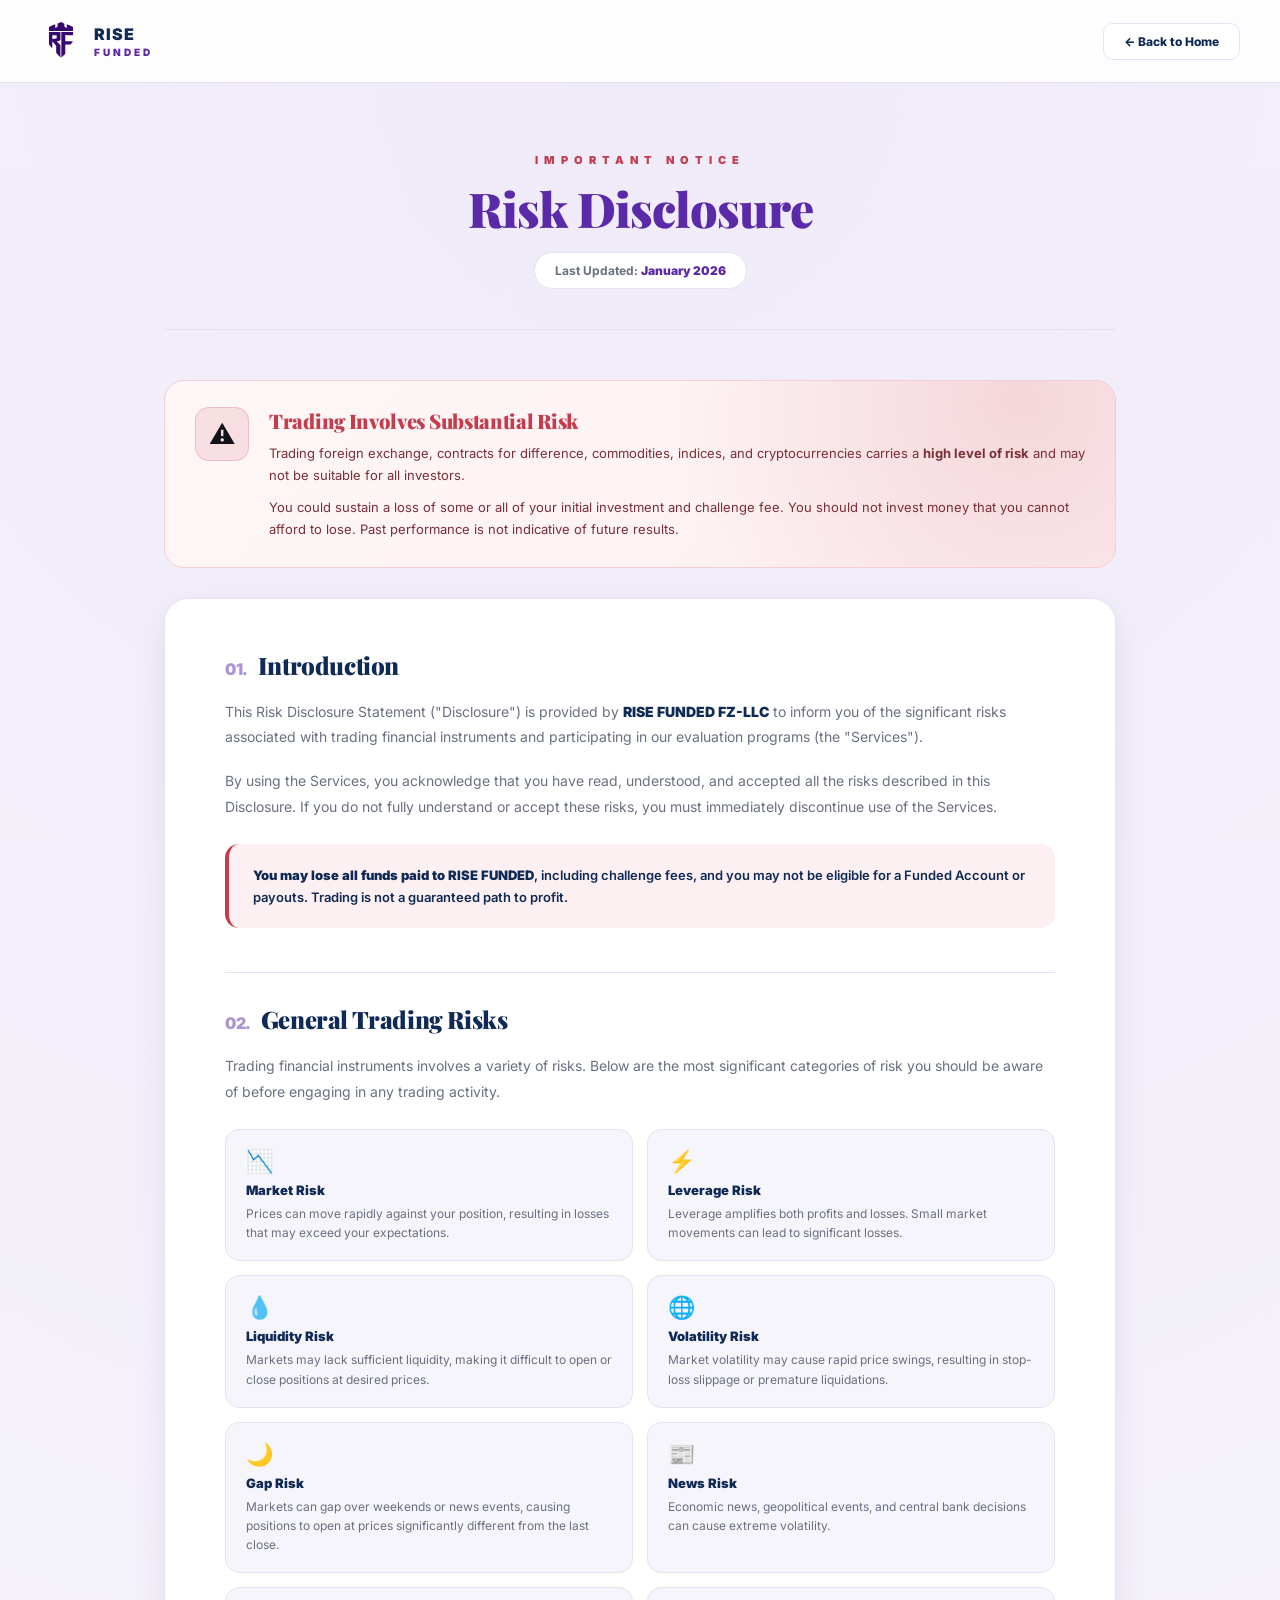
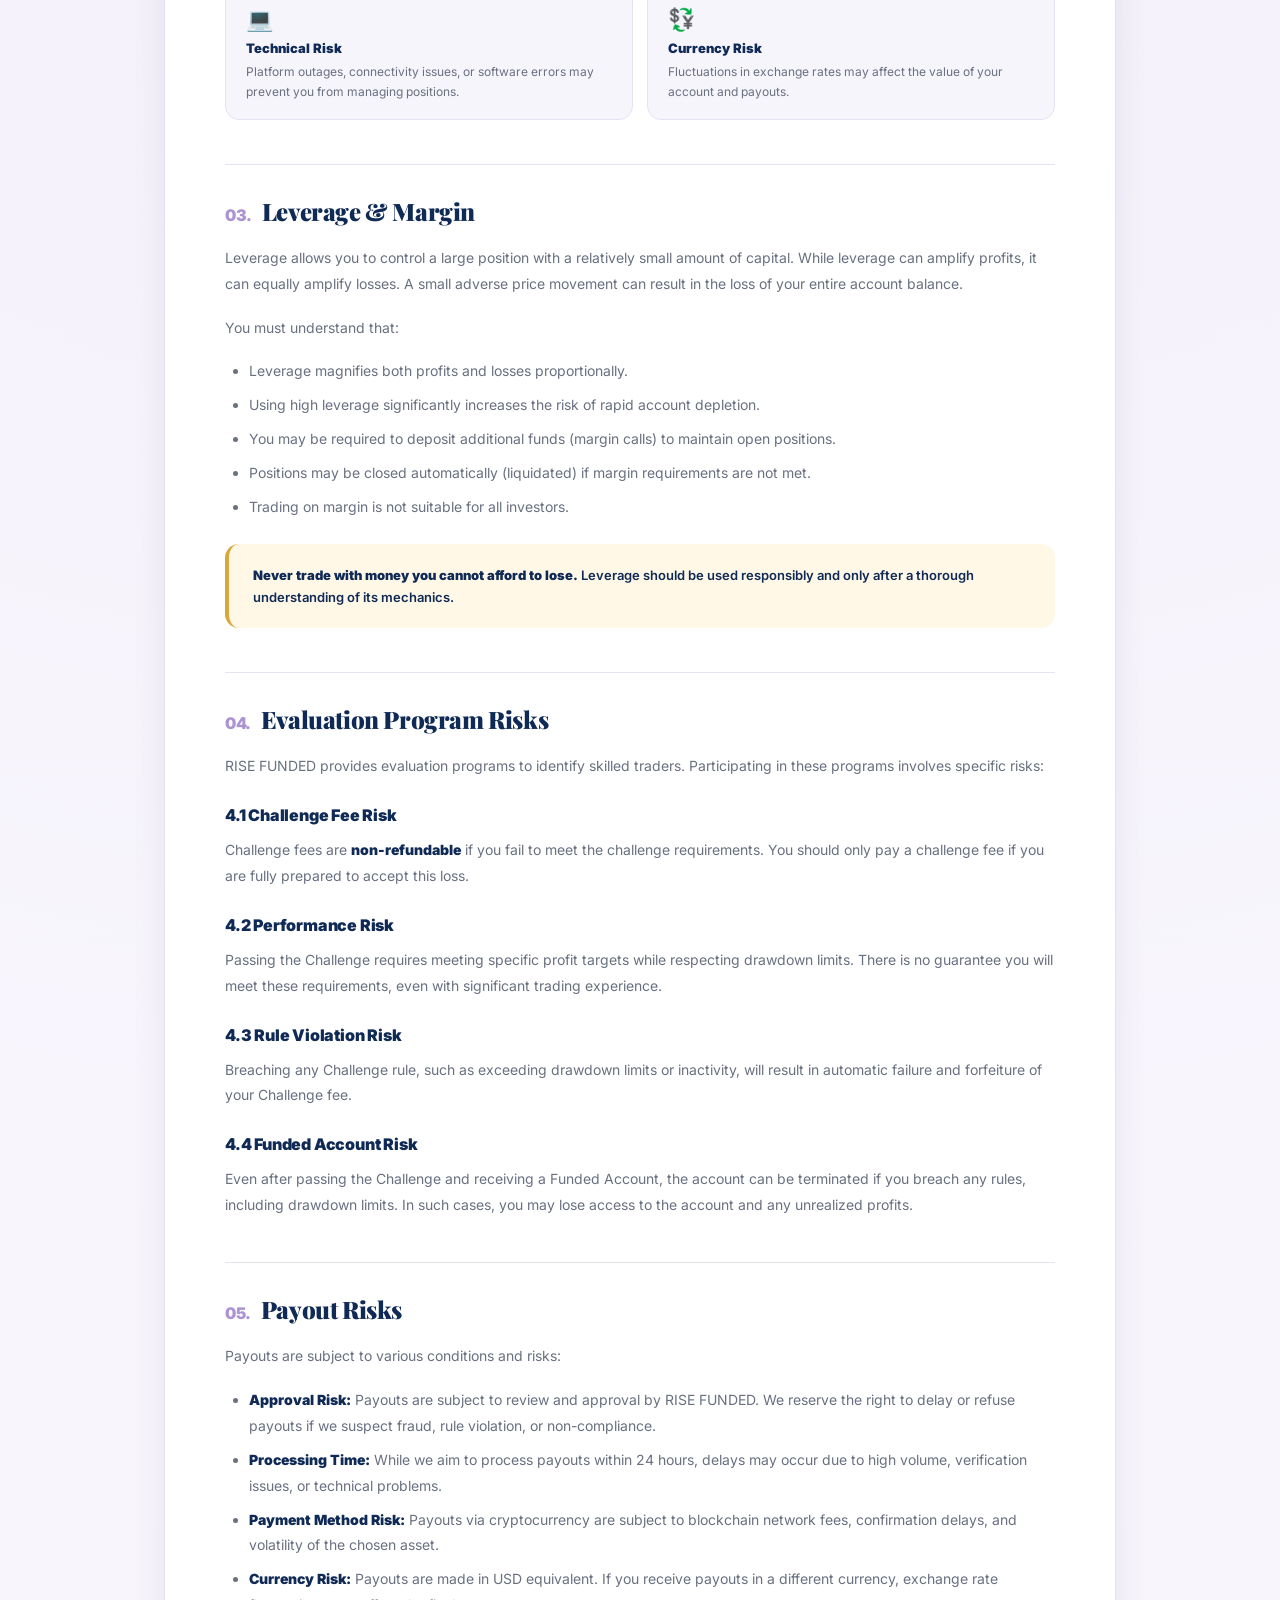
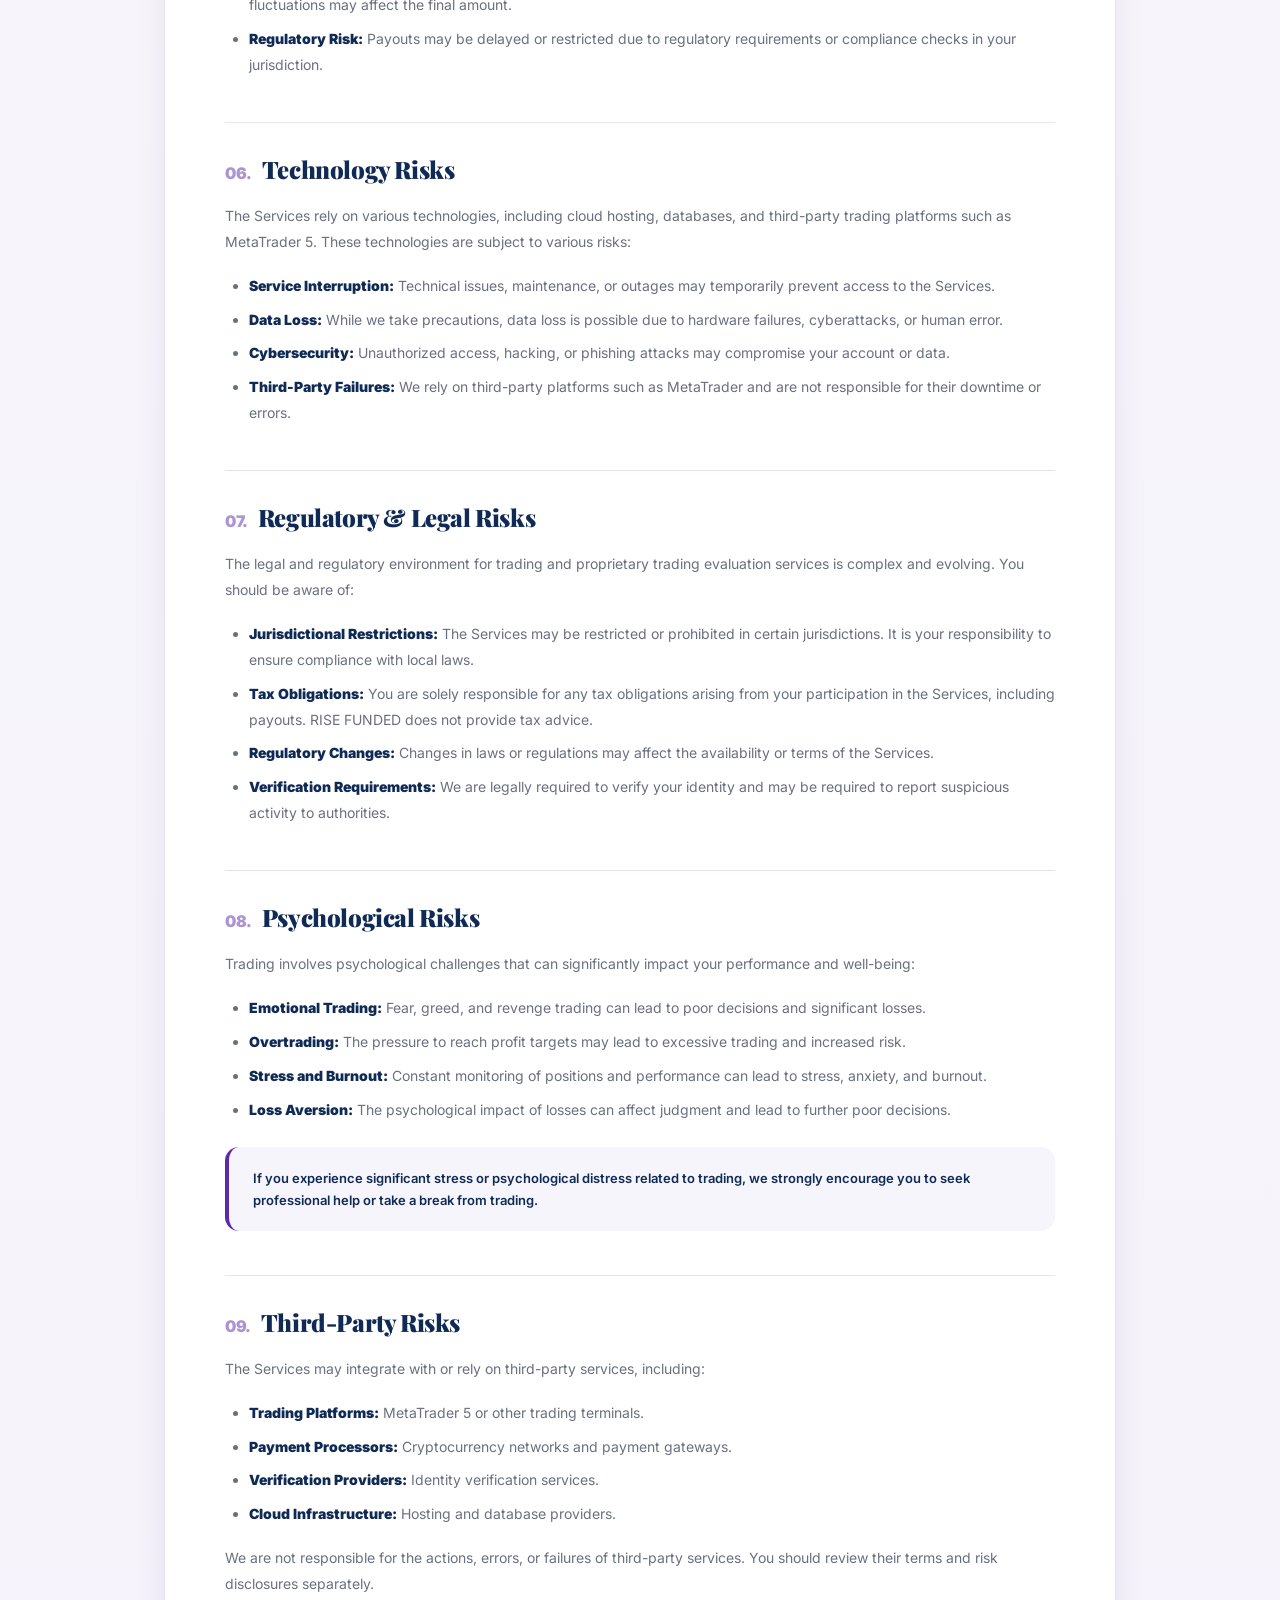
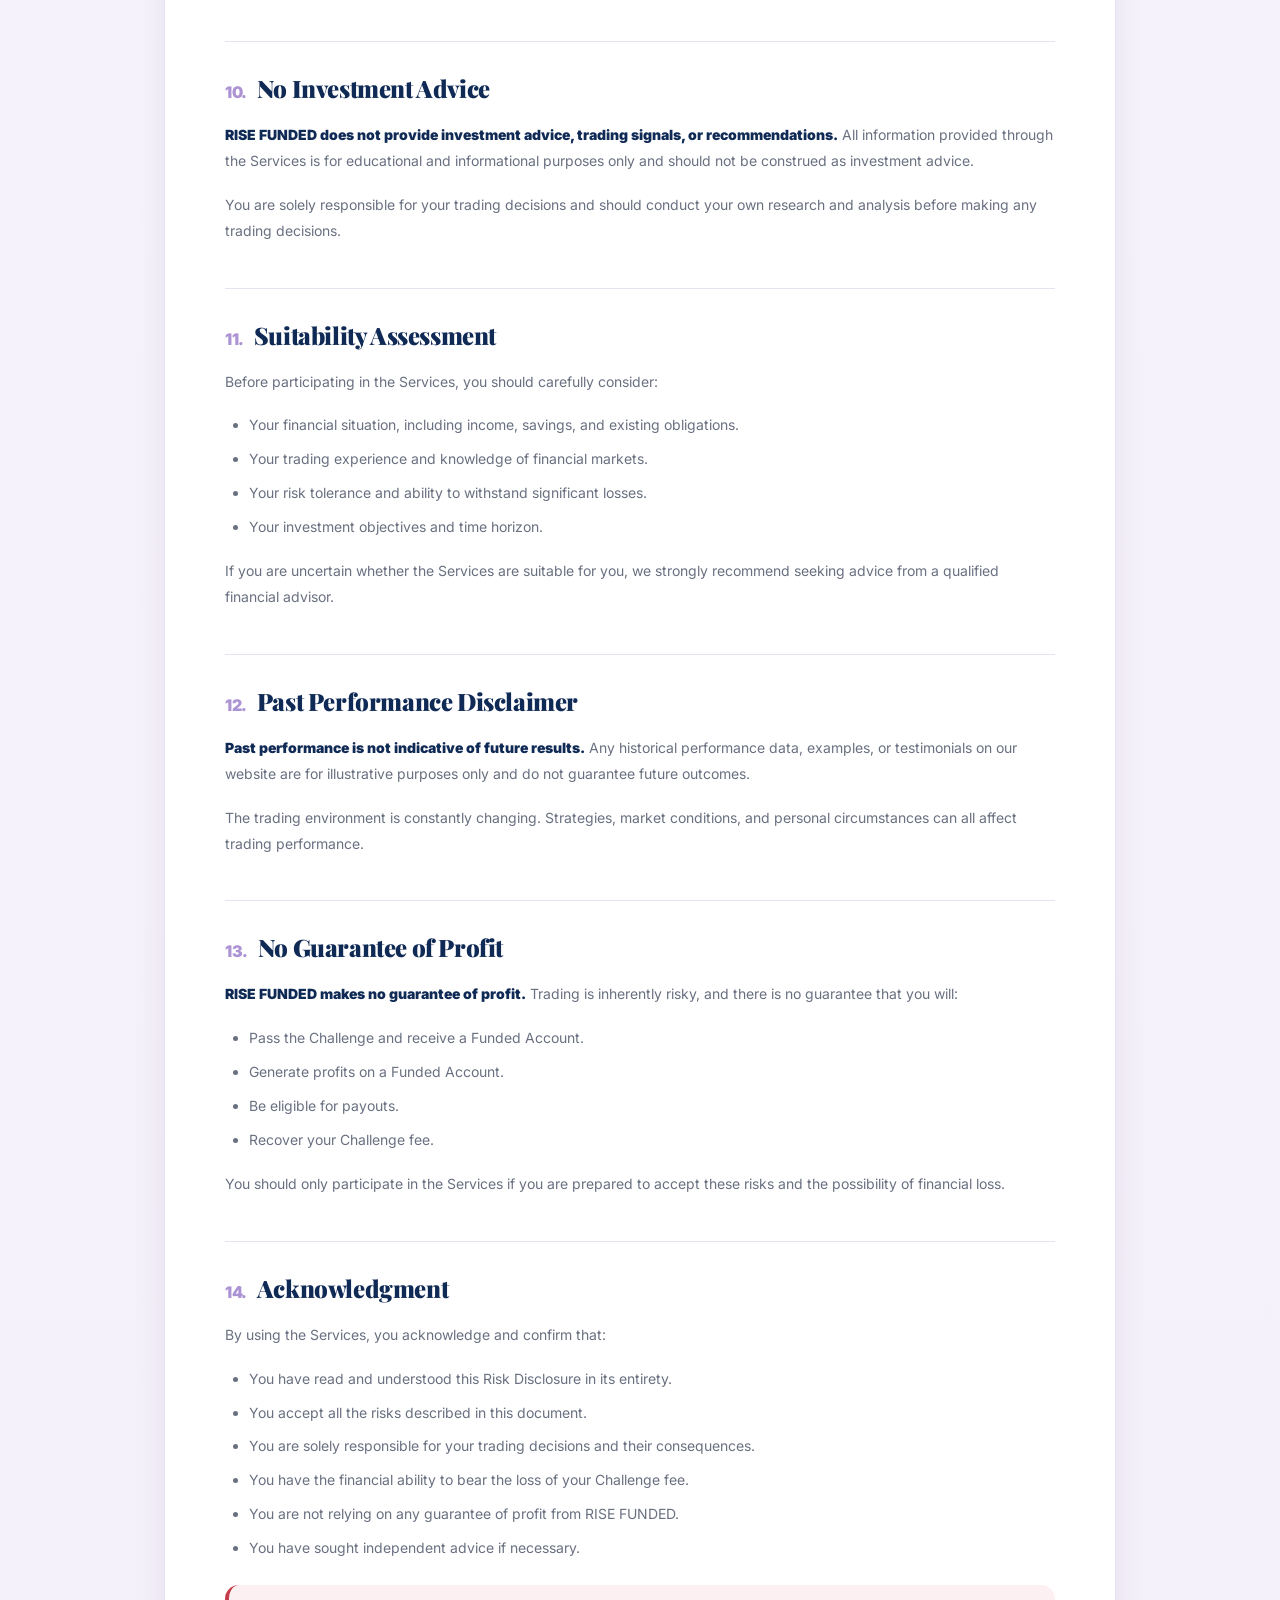
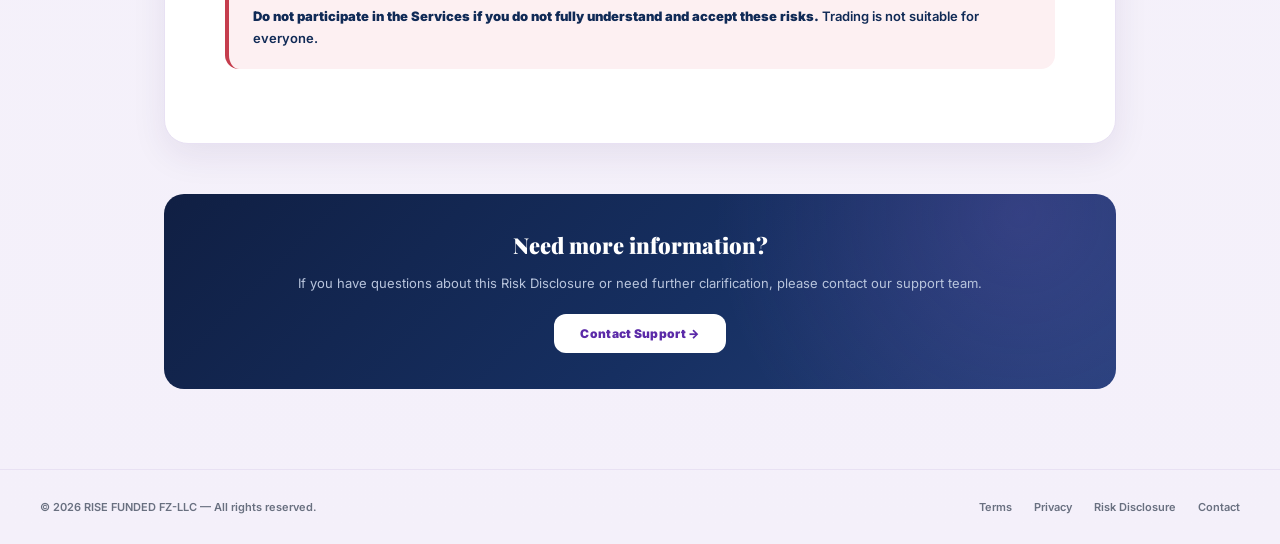
<file: risk.html>
<!DOCTYPE html>
<html lang="en">
<head>
<meta charset="UTF-8">
<meta name="viewport" content="width=device-width, initial-scale=1.0">

<title>Risk Disclosure — RISE FUNDED</title>

<link rel="preconnect" href="https://fonts.googleapis.com">
<link rel="preconnect" href="https://fonts.gstatic.com" crossorigin>
<link href="https://fonts.googleapis.com/css2?family=Inter:wght@400;500;600;700;800;900&family=Playfair+Display:wght@600;700;800;900&display=swap" rel="stylesheet">

<link rel="icon" type="image/svg+xml" href="assets/logo.svg">

<style>
* { margin: 0; padding: 0; box-sizing: border-box; }

:root {
    --purple: #5b2aa8;
    --purple-2: #7442c8;
    --purple-3: #9569df;
    --navy: #102a56;
    --navy-2: #1b4384;
    --text: #111318;
    --muted: #697080;
    --white: #ffffff;
    --soft: #f7f5fc;
    --soft-2: #faf9fd;
    --line: #e8e1f3;
    --green: #20a86b;
    --gold: #d7a83c;
    --danger: #c53d4d;
    --shadow: 0 20px 60px rgba(49, 31, 92, .10);
    --shadow-2: 0 12px 35px rgba(49, 31, 92, .08);
}

body {
    font-family: "Inter", sans-serif;
    background:
        radial-gradient(circle at 50% 0%, rgba(116, 66, 200, .08), transparent 40%),
        linear-gradient(180deg, #faf9fd 0%, #f4f0fa 100%);
    color: var(--text);
    min-height: 100vh;
    display: flex;
    flex-direction: column;
}

a { text-decoration: none; color: inherit; }

.navbar {
    padding: 20px 40px;
    display: flex;
    align-items: center;
    justify-content: space-between;
    background: rgba(255,255,255,.85);
    backdrop-filter: blur(20px);
    -webkit-backdrop-filter: blur(20px);
    border-bottom: 1px solid var(--line);
    position: sticky;
    top: 0;
    z-index: 100;
}

.nav-brand { display: flex; align-items: center; gap: 12px; }
.nav-brand img { width: 42px; height: 42px; object-fit: contain; }

.nav-brand-text { display: flex; flex-direction: column; line-height: 1; }
.nav-brand-text strong { color: var(--navy); font-size: 16px; font-weight: 900; letter-spacing: 1px; }
.nav-brand-text span { color: var(--purple); font-size: 10px; font-weight: 900; letter-spacing: 3px; margin-top: 5px; }

.nav-back {
    padding: 10px 20px;
    border-radius: 10px;
    border: 1px solid var(--line);
    background: white;
    color: var(--navy);
    font-size: 12px;
    font-weight: 800;
    transition: .2s;
}
.nav-back:hover { border-color: var(--purple); color: var(--purple); }

.legal-main {
    flex: 1;
    padding: 70px 24px 80px;
    max-width: 1000px;
    margin: 0 auto;
    width: 100%;
}

.legal-hero {
    text-align: center;
    margin-bottom: 50px;
    padding-bottom: 40px;
    border-bottom: 1px solid var(--line);
}

.legal-kicker {
    color: var(--danger);
    font-size: 11px;
    font-weight: 900;
    letter-spacing: 6px;
    text-transform: uppercase;
    margin-bottom: 14px;
}

.legal-title {
    color: var(--purple);
    font-family: "Playfair Display", Georgia, serif;
    font-size: 48px;
    font-weight: 900;
    letter-spacing: -1px;
    line-height: 1.15;
    margin-bottom: 16px;
}

.legal-meta {
    display: inline-flex;
    align-items: center;
    gap: 10px;
    padding: 10px 20px;
    border-radius: 999px;
    background: white;
    border: 1px solid var(--line);
    color: var(--muted);
    font-size: 12px;
    font-weight: 700;
}
.legal-meta strong { color: var(--purple); font-weight: 900; }

.warning-banner {
    padding: 26px 30px;
    border-radius: 20px;
    background:
        radial-gradient(circle at 90% 10%, rgba(197,61,77,.15), transparent 40%),
        linear-gradient(135deg, #fef6f7, #fdf0f2);
    border: 1px solid #f5cdd3;
    margin-bottom: 30px;
    display: flex;
    gap: 20px;
    align-items: flex-start;
}

.warning-icon {
    width: 54px;
    height: 54px;
    flex: none;
    display: flex;
    align-items: center;
    justify-content: center;
    border-radius: 14px;
    background: rgba(197,61,77,.12);
    border: 1px solid rgba(197,61,77,.20);
    font-size: 26px;
}

.warning-text { min-width: 0; }

.warning-text h3 {
    color: var(--danger);
    font-family: "Playfair Display", Georgia, serif;
    font-size: 20px;
    font-weight: 900;
    letter-spacing: -.3px;
    margin-bottom: 8px;
}

.warning-text p {
    color: #7a2f38;
    font-size: 13px;
    line-height: 1.7;
    margin: 0;
}

.warning-text p + p { margin-top: 10px; }

.legal-content {
    background: white;
    padding: 50px 60px;
    border-radius: 24px;
    border: 1px solid var(--line);
    box-shadow: var(--shadow-2);
}

.legal-content p {
    color: var(--muted);
    font-size: 14px;
    line-height: 1.85;
    margin-bottom: 18px;
}

.legal-content h2 {
    color: var(--navy);
    font-family: "Playfair Display", Georgia, serif;
    font-size: 24px;
    font-weight: 900;
    letter-spacing: -.4px;
    margin-top: 44px;
    margin-bottom: 18px;
    padding-top: 30px;
    border-top: 1px solid var(--line);
}

.legal-content h2:first-child {
    margin-top: 0;
    padding-top: 0;
    border-top: 0;
}

.legal-content h2 .section-number {
    color: var(--purple);
    font-family: "Inter", sans-serif;
    font-size: 16px;
    font-weight: 900;
    margin-right: 10px;
    opacity: .5;
}

.legal-content h3 {
    color: var(--navy);
    font-size: 16px;
    font-weight: 900;
    letter-spacing: -.2px;
    margin-top: 26px;
    margin-bottom: 12px;
}

.legal-content ul,
.legal-content ol {
    margin: 0 0 18px 24px;
    padding: 0;
}

.legal-content li {
    color: var(--muted);
    font-size: 14px;
    line-height: 1.85;
    margin-bottom: 8px;
}

.legal-content li strong,
.legal-content strong {
    color: var(--navy);
    font-weight: 900;
}

.legal-content a {
    color: var(--purple);
    font-weight: 800;
    text-decoration: underline;
}

.legal-callout {
    padding: 20px 24px;
    border-radius: 14px;
    background: var(--soft);
    border-left: 4px solid var(--purple);
    margin: 24px 0;
}

.legal-callout p {
    margin: 0;
    color: var(--navy);
    font-size: 13px;
    font-weight: 600;
    line-height: 1.7;
}

.legal-callout.warning {
    background: #fff8e6;
    border-left-color: var(--gold);
}

.legal-callout.danger {
    background: #fdf0f2;
    border-left-color: var(--danger);
}

.risk-grid {
    display: grid;
    grid-template-columns: repeat(2, 1fr);
    gap: 14px;
    margin: 24px 0;
}

.risk-item {
    padding: 18px 20px;
    border-radius: 14px;
    background: var(--soft);
    border: 1px solid var(--line);
    transition: .2s;
}

.risk-item:hover {
    border-color: #d8c9ed;
    transform: translateY(-2px);
}

.risk-item-icon {
    font-size: 22px;
    margin-bottom: 8px;
    display: block;
}

.risk-item strong {
    display: block;
    color: var(--navy);
    font-size: 13px;
    font-weight: 900;
    margin-bottom: 6px;
}

.risk-item p {
    color: var(--muted);
    font-size: 12px;
    line-height: 1.6;
    margin: 0;
}

.legal-contact {
    margin-top: 50px;
    padding: 36px 40px;
    border-radius: 20px;
    background:
        radial-gradient(circle at 90% 10%, rgba(149,105,223,.20), transparent 35%),
        linear-gradient(135deg, #101f43, #162f61 55%, #243f78);
    color: white;
    text-align: center;
}

.legal-contact h3 {
    color: white;
    font-family: "Playfair Display", Georgia, serif;
    font-size: 22px;
    font-weight: 900;
    margin-bottom: 12px;
}

.legal-contact p {
    color: #b8c4dc;
    font-size: 13px;
    line-height: 1.7;
    margin-bottom: 20px;
}

.legal-contact a {
    display: inline-flex;
    align-items: center;
    gap: 8px;
    padding: 12px 26px;
    border-radius: 12px;
    background: white;
    color: var(--purple);
    font-size: 12px;
    font-weight: 900;
    letter-spacing: .3px;
    transition: .2s;
}
.legal-contact a:hover {
    transform: translateY(-2px);
    box-shadow: 0 10px 30px rgba(0,0,0,.20);
}

.legal-footer {
    padding: 30px 40px;
    border-top: 1px solid var(--line);
    display: flex;
    align-items: center;
    justify-content: space-between;
    color: var(--muted);
    font-size: 11px;
    font-weight: 600;
    gap: 16px;
    flex-wrap: wrap;
}

.legal-footer-links { display: flex; gap: 22px; }
.legal-footer-links a:hover { color: var(--purple); }

@media (max-width: 700px) {
    .navbar { padding: 16px 20px; }
    .nav-brand-text { display: none; }
    .legal-main { padding: 50px 18px 60px; }
    .legal-title { font-size: 32px; }
    .legal-content { padding: 30px 24px; border-radius: 18px; }
    .legal-content h2 { font-size: 20px; margin-top: 34px; padding-top: 24px; }
    .legal-content h3 { font-size: 15px; }
    .warning-banner { flex-direction: column; padding: 22px; }
    .risk-grid { grid-template-columns: 1fr; }
    .legal-contact { padding: 28px 24px; }
    .legal-footer { flex-direction: column; text-align: center; padding: 26px 20px; }
    .legal-footer-links { gap: 16px; flex-wrap: wrap; justify-content: center; }
}
</style>
</head>

<body>

<!-- NAVBAR -->
<nav class="navbar">
    <a href="index.html" class="nav-brand">
        <img src="assets/logo.svg" alt="RISE FUNDED">
        <div class="nav-brand-text">
            <strong>RISE</strong>
            <span>FUNDED</span>
        </div>
    </a>

    <a href="index.html" class="nav-back">← Back to Home</a>
</nav>


<!-- MAIN -->
<main class="legal-main">

    <div class="legal-hero">
        <div class="legal-kicker">Important Notice</div>
        <h1 class="legal-title">Risk Disclosure</h1>
        <div class="legal-meta">
            <span>Last Updated: <strong>January 2026</strong></span>
        </div>
    </div>


    <div class="warning-banner">
        <div class="warning-icon">⚠️</div>
        <div class="warning-text">
            <h3>Trading Involves Substantial Risk</h3>
            <p>
                Trading foreign exchange, contracts for difference, commodities,
                indices, and cryptocurrencies carries a <strong>high level of risk</strong> and
                may not be suitable for all investors.
            </p>
            <p>
                You could sustain a loss of some or all of your initial investment and challenge
                fee. You should not invest money that you cannot afford to lose. Past performance
                is not indicative of future results.
            </p>
        </div>
    </div>


    <div class="legal-content">

        <h2><span class="section-number">01.</span>Introduction</h2>

        <p>
            This Risk Disclosure Statement ("Disclosure") is provided by
            <strong>RISE FUNDED FZ-LLC</strong> to inform you of the significant risks
            associated with trading financial instruments and participating in our evaluation
            programs (the "Services").
        </p>

        <p>
            By using the Services, you acknowledge that you have read, understood, and accepted
            all the risks described in this Disclosure. If you do not fully understand or accept
            these risks, you must immediately discontinue use of the Services.
        </p>

        <div class="legal-callout danger">
            <p>
                <strong>You may lose all funds paid to RISE FUNDED</strong>, including challenge
                fees, and you may not be eligible for a Funded Account or payouts. Trading is not
                a guaranteed path to profit.
            </p>
        </div>


        <h2><span class="section-number">02.</span>General Trading Risks</h2>

        <p>
            Trading financial instruments involves a variety of risks. Below are the most
            significant categories of risk you should be aware of before engaging in any trading
            activity.
        </p>

        <div class="risk-grid">
            <div class="risk-item">
                <span class="risk-item-icon">📉</span>
                <strong>Market Risk</strong>
                <p>Prices can move rapidly against your position, resulting in losses that may exceed your expectations.</p>
            </div>

            <div class="risk-item">
                <span class="risk-item-icon">⚡</span>
                <strong>Leverage Risk</strong>
                <p>Leverage amplifies both profits and losses. Small market movements can lead to significant losses.</p>
            </div>

            <div class="risk-item">
                <span class="risk-item-icon">💧</span>
                <strong>Liquidity Risk</strong>
                <p>Markets may lack sufficient liquidity, making it difficult to open or close positions at desired prices.</p>
            </div>

            <div class="risk-item">
                <span class="risk-item-icon">🌐</span>
                <strong>Volatility Risk</strong>
                <p>Market volatility may cause rapid price swings, resulting in stop-loss slippage or premature liquidations.</p>
            </div>

            <div class="risk-item">
                <span class="risk-item-icon">🌙</span>
                <strong>Gap Risk</strong>
                <p>Markets can gap over weekends or news events, causing positions to open at prices significantly different from the last close.</p>
            </div>

            <div class="risk-item">
                <span class="risk-item-icon">📰</span>
                <strong>News Risk</strong>
                <p>Economic news, geopolitical events, and central bank decisions can cause extreme volatility.</p>
            </div>

            <div class="risk-item">
                <span class="risk-item-icon">💻</span>
                <strong>Technical Risk</strong>
                <p>Platform outages, connectivity issues, or software errors may prevent you from managing positions.</p>
            </div>

            <div class="risk-item">
                <span class="risk-item-icon">💱</span>
                <strong>Currency Risk</strong>
                <p>Fluctuations in exchange rates may affect the value of your account and payouts.</p>
            </div>
        </div>


        <h2><span class="section-number">03.</span>Leverage & Margin</h2>

        <p>
            Leverage allows you to control a large position with a relatively small amount of
            capital. While leverage can amplify profits, it can equally amplify losses. A small
            adverse price movement can result in the loss of your entire account balance.
        </p>

        <p>
            You must understand that:
        </p>

        <ul>
            <li>Leverage magnifies both profits and losses proportionally.</li>
            <li>Using high leverage significantly increases the risk of rapid account depletion.</li>
            <li>You may be required to deposit additional funds (margin calls) to maintain open positions.</li>
            <li>Positions may be closed automatically (liquidated) if margin requirements are not met.</li>
            <li>Trading on margin is not suitable for all investors.</li>
        </ul>

        <div class="legal-callout warning">
            <p>
                <strong>Never trade with money you cannot afford to lose.</strong> Leverage should
                be used responsibly and only after a thorough understanding of its mechanics.
            </p>
        </div>


        <h2><span class="section-number">04.</span>Evaluation Program Risks</h2>

        <p>
            RISE FUNDED provides evaluation programs to identify skilled traders.
            Participating in these programs involves specific risks:
        </p>

        <h3>4.1 Challenge Fee Risk</h3>

        <p>
            Challenge fees are <strong>non-refundable</strong> if you fail to meet the challenge
            requirements. You should only pay a challenge fee if you are fully prepared to accept
            this loss.
        </p>

        <h3>4.2 Performance Risk</h3>

        <p>
            Passing the Challenge requires meeting specific profit targets while respecting
            drawdown limits. There is no guarantee you will meet these requirements, even with
            significant trading experience.
        </p>

        <h3>4.3 Rule Violation Risk</h3>

        <p>
            Breaching any Challenge rule, such as exceeding drawdown limits or inactivity, will
            result in automatic failure and forfeiture of your Challenge fee.
        </p>

        <h3>4.4 Funded Account Risk</h3>

        <p>
            Even after passing the Challenge and receiving a Funded Account, the account can be
            terminated if you breach any rules, including drawdown limits. In such cases, you
            may lose access to the account and any unrealized profits.
        </p>


        <h2><span class="section-number">05.</span>Payout Risks</h2>

        <p>
            Payouts are subject to various conditions and risks:
        </p>

        <ul>
            <li><strong>Approval Risk:</strong> Payouts are subject to review and approval by
            RISE FUNDED. We reserve the right to delay or refuse payouts if we suspect fraud,
            rule violation, or non-compliance.</li>

            <li><strong>Processing Time:</strong> While we aim to process payouts within 24 hours,
            delays may occur due to high volume, verification issues, or technical problems.</li>

            <li><strong>Payment Method Risk:</strong> Payouts via cryptocurrency are subject to
            blockchain network fees, confirmation delays, and volatility of the chosen asset.</li>

            <li><strong>Currency Risk:</strong> Payouts are made in USD equivalent. If you receive
            payouts in a different currency, exchange rate fluctuations may affect the final amount.</li>

            <li><strong>Regulatory Risk:</strong> Payouts may be delayed or restricted due to
            regulatory requirements or compliance checks in your jurisdiction.</li>
        </ul>


        <h2><span class="section-number">06.</span>Technology Risks</h2>

        <p>
            The Services rely on various technologies, including cloud hosting, databases, and
            third-party trading platforms such as MetaTrader 5. These technologies are subject
            to various risks:
        </p>

        <ul>
            <li><strong>Service Interruption:</strong> Technical issues, maintenance, or outages
            may temporarily prevent access to the Services.</li>

            <li><strong>Data Loss:</strong> While we take precautions, data loss is possible due
            to hardware failures, cyberattacks, or human error.</li>

            <li><strong>Cybersecurity:</strong> Unauthorized access, hacking, or phishing attacks
            may compromise your account or data.</li>

            <li><strong>Third-Party Failures:</strong> We rely on third-party platforms such as
            MetaTrader and are not responsible for their downtime or errors.</li>
        </ul>


        <h2><span class="section-number">07.</span>Regulatory & Legal Risks</h2>

        <p>
            The legal and regulatory environment for trading and proprietary trading evaluation
            services is complex and evolving. You should be aware of:
        </p>

        <ul>
            <li><strong>Jurisdictional Restrictions:</strong> The Services may be restricted or
            prohibited in certain jurisdictions. It is your responsibility to ensure compliance
            with local laws.</li>

            <li><strong>Tax Obligations:</strong> You are solely responsible for any tax
            obligations arising from your participation in the Services, including payouts.
            RISE FUNDED does not provide tax advice.</li>

            <li><strong>Regulatory Changes:</strong> Changes in laws or regulations may affect
            the availability or terms of the Services.</li>

            <li><strong>Verification Requirements:</strong> We are legally required to verify your
            identity and may be required to report suspicious activity to authorities.</li>
        </ul>


        <h2><span class="section-number">08.</span>Psychological Risks</h2>

        <p>
            Trading involves psychological challenges that can significantly impact your
            performance and well-being:
        </p>

        <ul>
            <li><strong>Emotional Trading:</strong> Fear, greed, and revenge trading can lead to
            poor decisions and significant losses.</li>

            <li><strong>Overtrading:</strong> The pressure to reach profit targets may lead to
            excessive trading and increased risk.</li>

            <li><strong>Stress and Burnout:</strong> Constant monitoring of positions and
            performance can lead to stress, anxiety, and burnout.</li>

            <li><strong>Loss Aversion:</strong> The psychological impact of losses can affect
            judgment and lead to further poor decisions.</li>
        </ul>

        <div class="legal-callout">
            <p>
                If you experience significant stress or psychological distress related to trading,
                we strongly encourage you to seek professional help or take a break from trading.
            </p>
        </div>


        <h2><span class="section-number">09.</span>Third-Party Risks</h2>

        <p>
            The Services may integrate with or rely on third-party services, including:
        </p>

        <ul>
            <li><strong>Trading Platforms:</strong> MetaTrader 5 or other trading terminals.</li>
            <li><strong>Payment Processors:</strong> Cryptocurrency networks and payment gateways.</li>
            <li><strong>Verification Providers:</strong> Identity verification services.</li>
            <li><strong>Cloud Infrastructure:</strong> Hosting and database providers.</li>
        </ul>

        <p>
            We are not responsible for the actions, errors, or failures of third-party services.
            You should review their terms and risk disclosures separately.
        </p>


        <h2><span class="section-number">10.</span>No Investment Advice</h2>

        <p>
            <strong>RISE FUNDED does not provide investment advice, trading signals, or
            recommendations.</strong> All information provided through the Services is for
            educational and informational purposes only and should not be construed as
            investment advice.
        </p>

        <p>
            You are solely responsible for your trading decisions and should conduct your own
            research and analysis before making any trading decisions.
        </p>


        <h2><span class="section-number">11.</span>Suitability Assessment</h2>

        <p>
            Before participating in the Services, you should carefully consider:
        </p>

        <ul>
            <li>Your financial situation, including income, savings, and existing obligations.</li>
            <li>Your trading experience and knowledge of financial markets.</li>
            <li>Your risk tolerance and ability to withstand significant losses.</li>
            <li>Your investment objectives and time horizon.</li>
        </ul>

        <p>
            If you are uncertain whether the Services are suitable for you, we strongly recommend
            seeking advice from a qualified financial advisor.
        </p>


        <h2><span class="section-number">12.</span>Past Performance Disclaimer</h2>

        <p>
            <strong>Past performance is not indicative of future results.</strong> Any historical
            performance data, examples, or testimonials on our website are for illustrative
            purposes only and do not guarantee future outcomes.
        </p>

        <p>
            The trading environment is constantly changing. Strategies, market conditions, and
            personal circumstances can all affect trading performance.
        </p>


        <h2><span class="section-number">13.</span>No Guarantee of Profit</h2>

        <p>
            <strong>RISE FUNDED makes no guarantee of profit.</strong> Trading is inherently
            risky, and there is no guarantee that you will:
        </p>

        <ul>
            <li>Pass the Challenge and receive a Funded Account.</li>
            <li>Generate profits on a Funded Account.</li>
            <li>Be eligible for payouts.</li>
            <li>Recover your Challenge fee.</li>
        </ul>

        <p>
            You should only participate in the Services if you are prepared to accept these
            risks and the possibility of financial loss.
        </p>


        <h2><span class="section-number">14.</span>Acknowledgment</h2>

        <p>
            By using the Services, you acknowledge and confirm that:
        </p>

        <ul>
            <li>You have read and understood this Risk Disclosure in its entirety.</li>
            <li>You accept all the risks described in this document.</li>
            <li>You are solely responsible for your trading decisions and their consequences.</li>
            <li>You have the financial ability to bear the loss of your Challenge fee.</li>
            <li>You are not relying on any guarantee of profit from RISE FUNDED.</li>
            <li>You have sought independent advice if necessary.</li>
        </ul>

        <div class="legal-callout danger">
            <p>
                <strong>Do not participate in the Services if you do not fully understand and
                accept these risks.</strong> Trading is not suitable for everyone.
            </p>
        </div>

    </div>


    <div class="legal-contact">
        <h3>Need more information?</h3>
        <p>
            If you have questions about this Risk Disclosure or need further clarification,
            please contact our support team.
        </p>
        <a href="contact.html">Contact Support →</a>
    </div>

</main>


<footer class="legal-footer">
    <span>© 2026 RISE FUNDED FZ-LLC — All rights reserved.</span>

    <div class="legal-footer-links">
        <a href="terms.html">Terms</a>
        <a href="privacy.html">Privacy</a>
        <a href="risk.html">Risk Disclosure</a>
        <a href="contact.html">Contact</a>
    </div>
</footer>

</body>
</html>
</file>
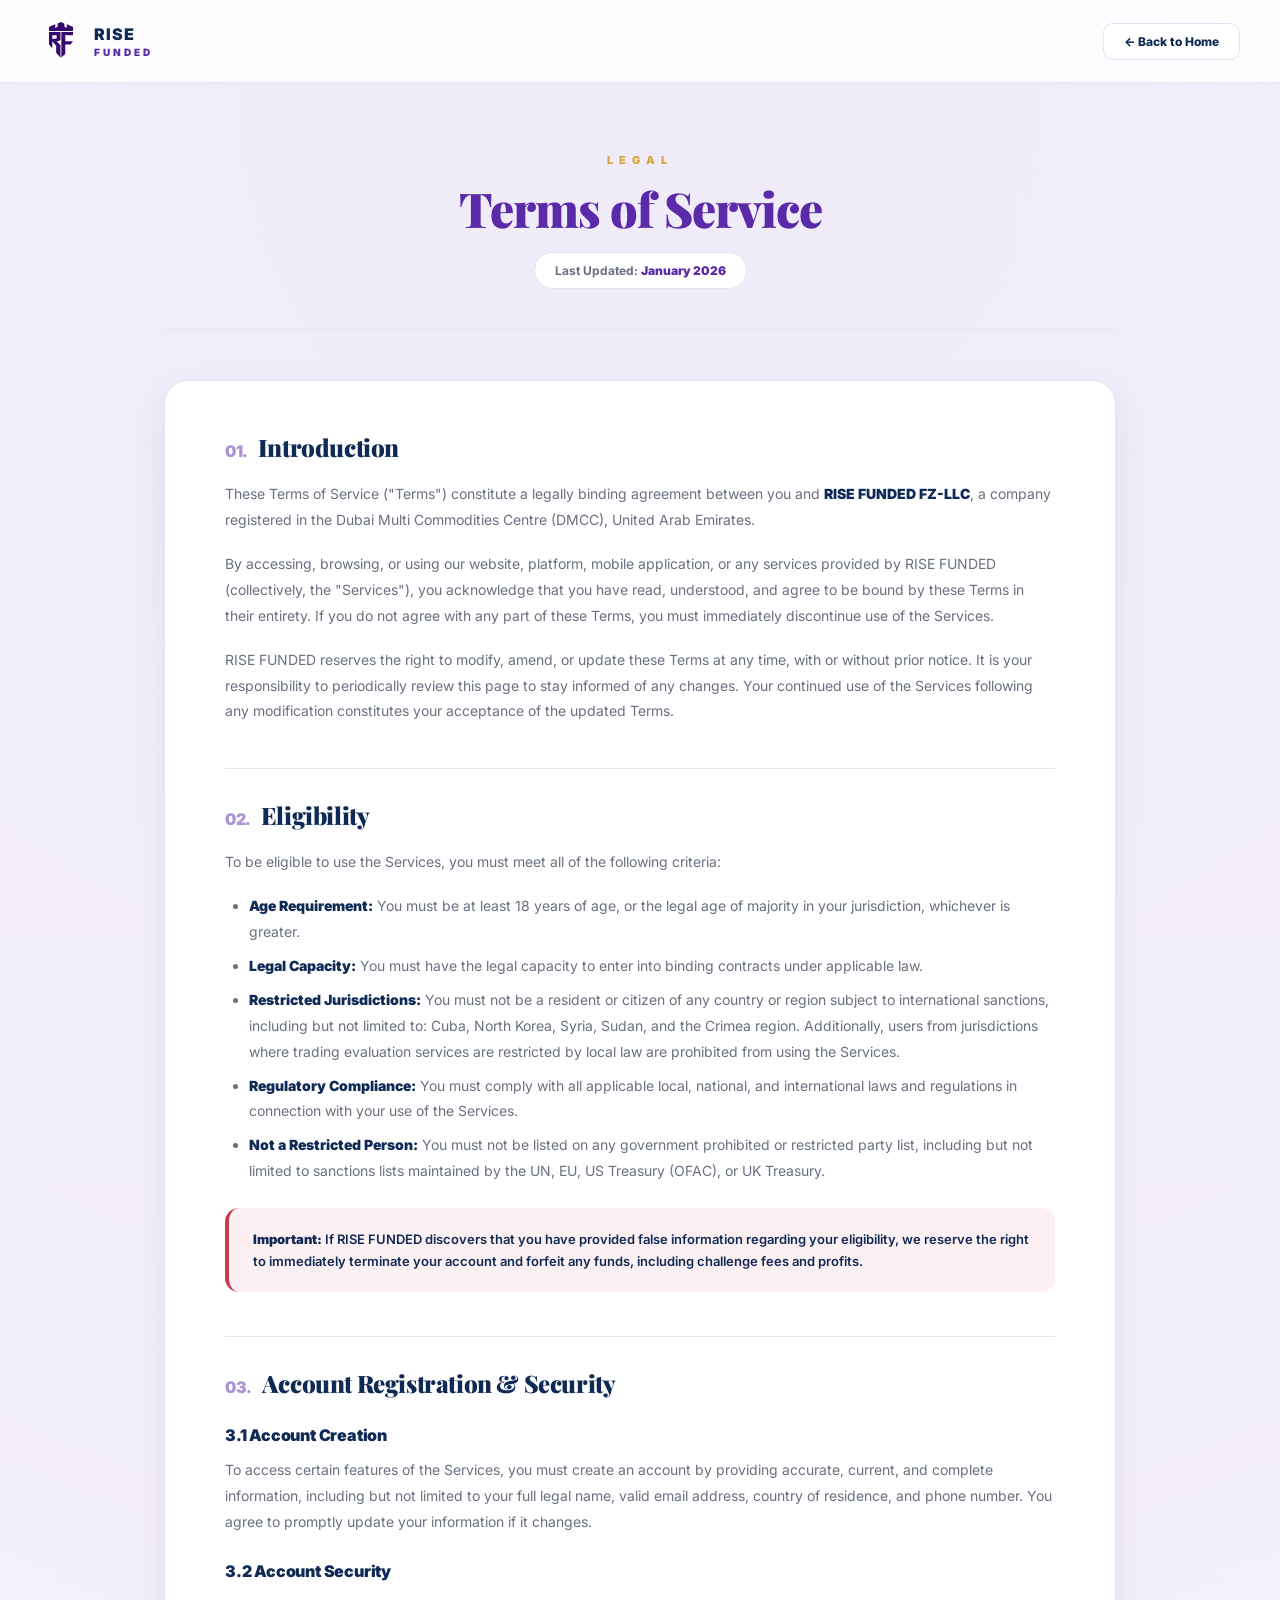
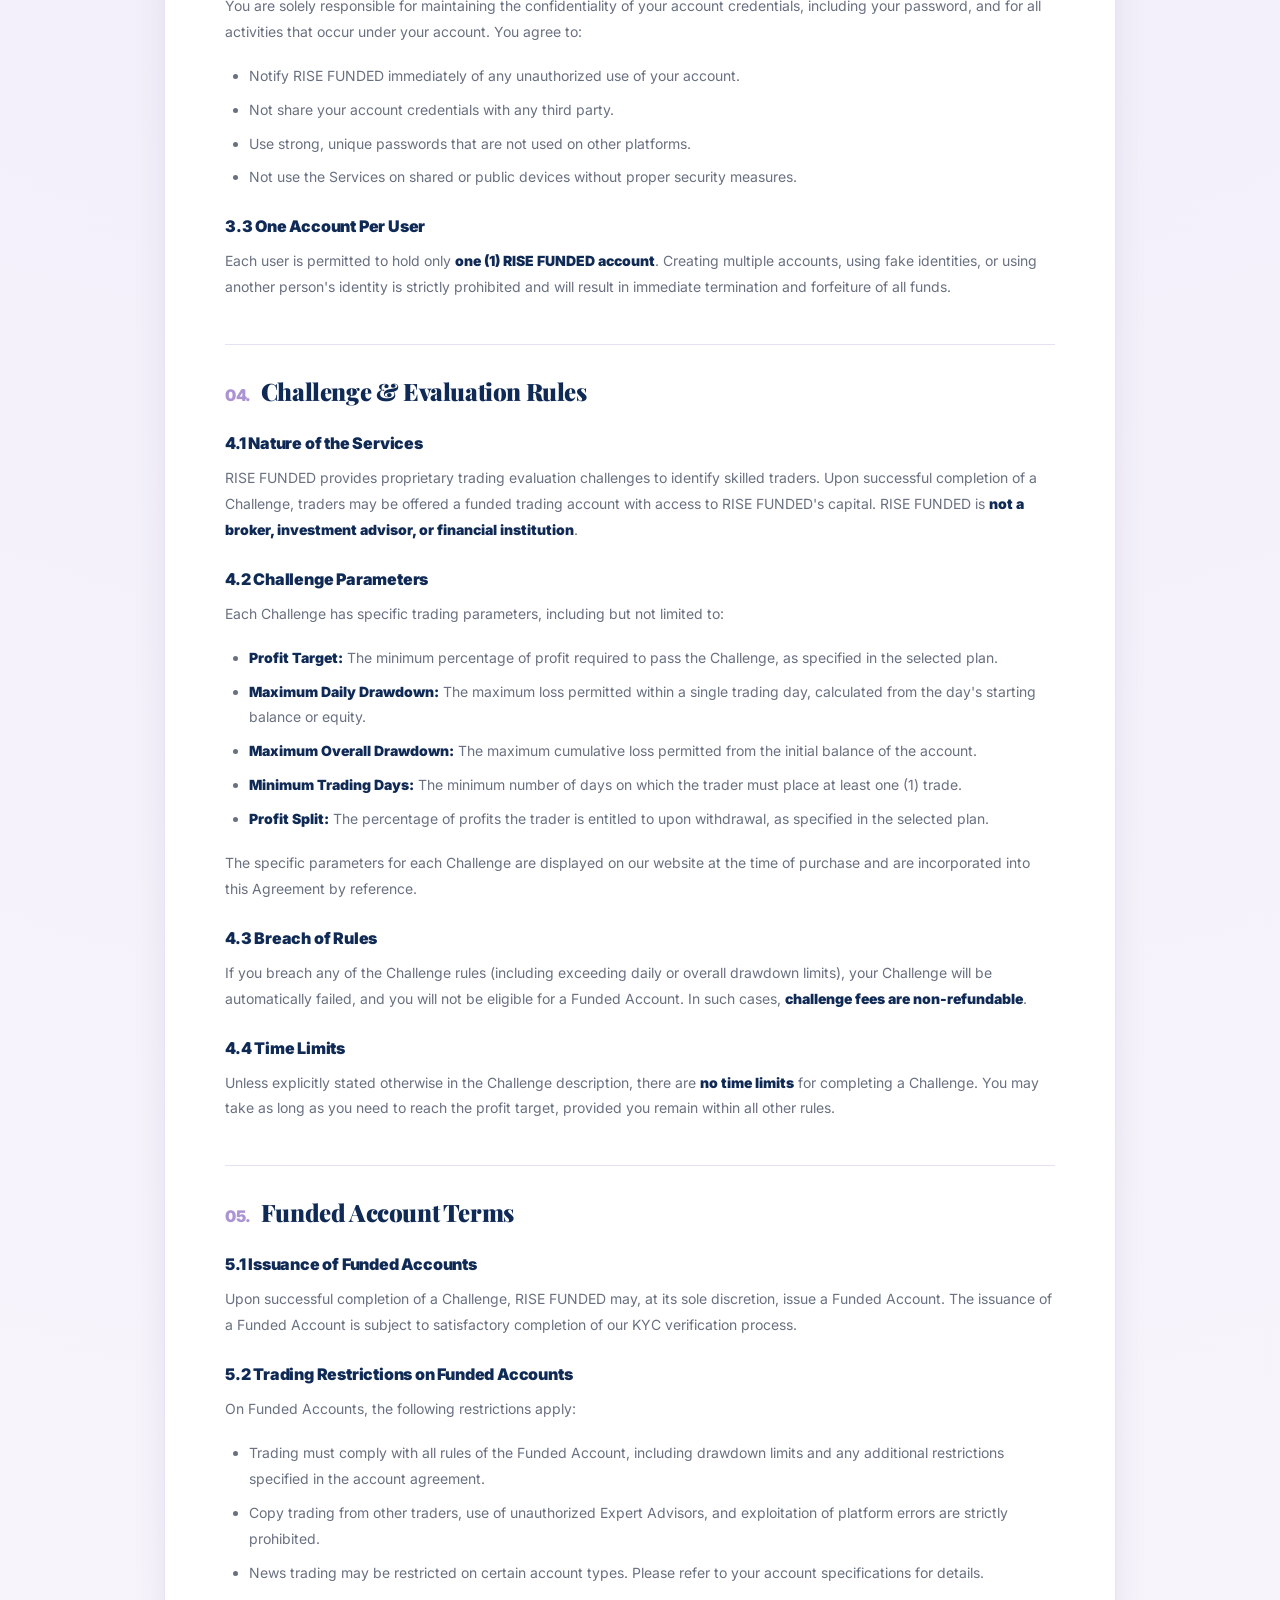
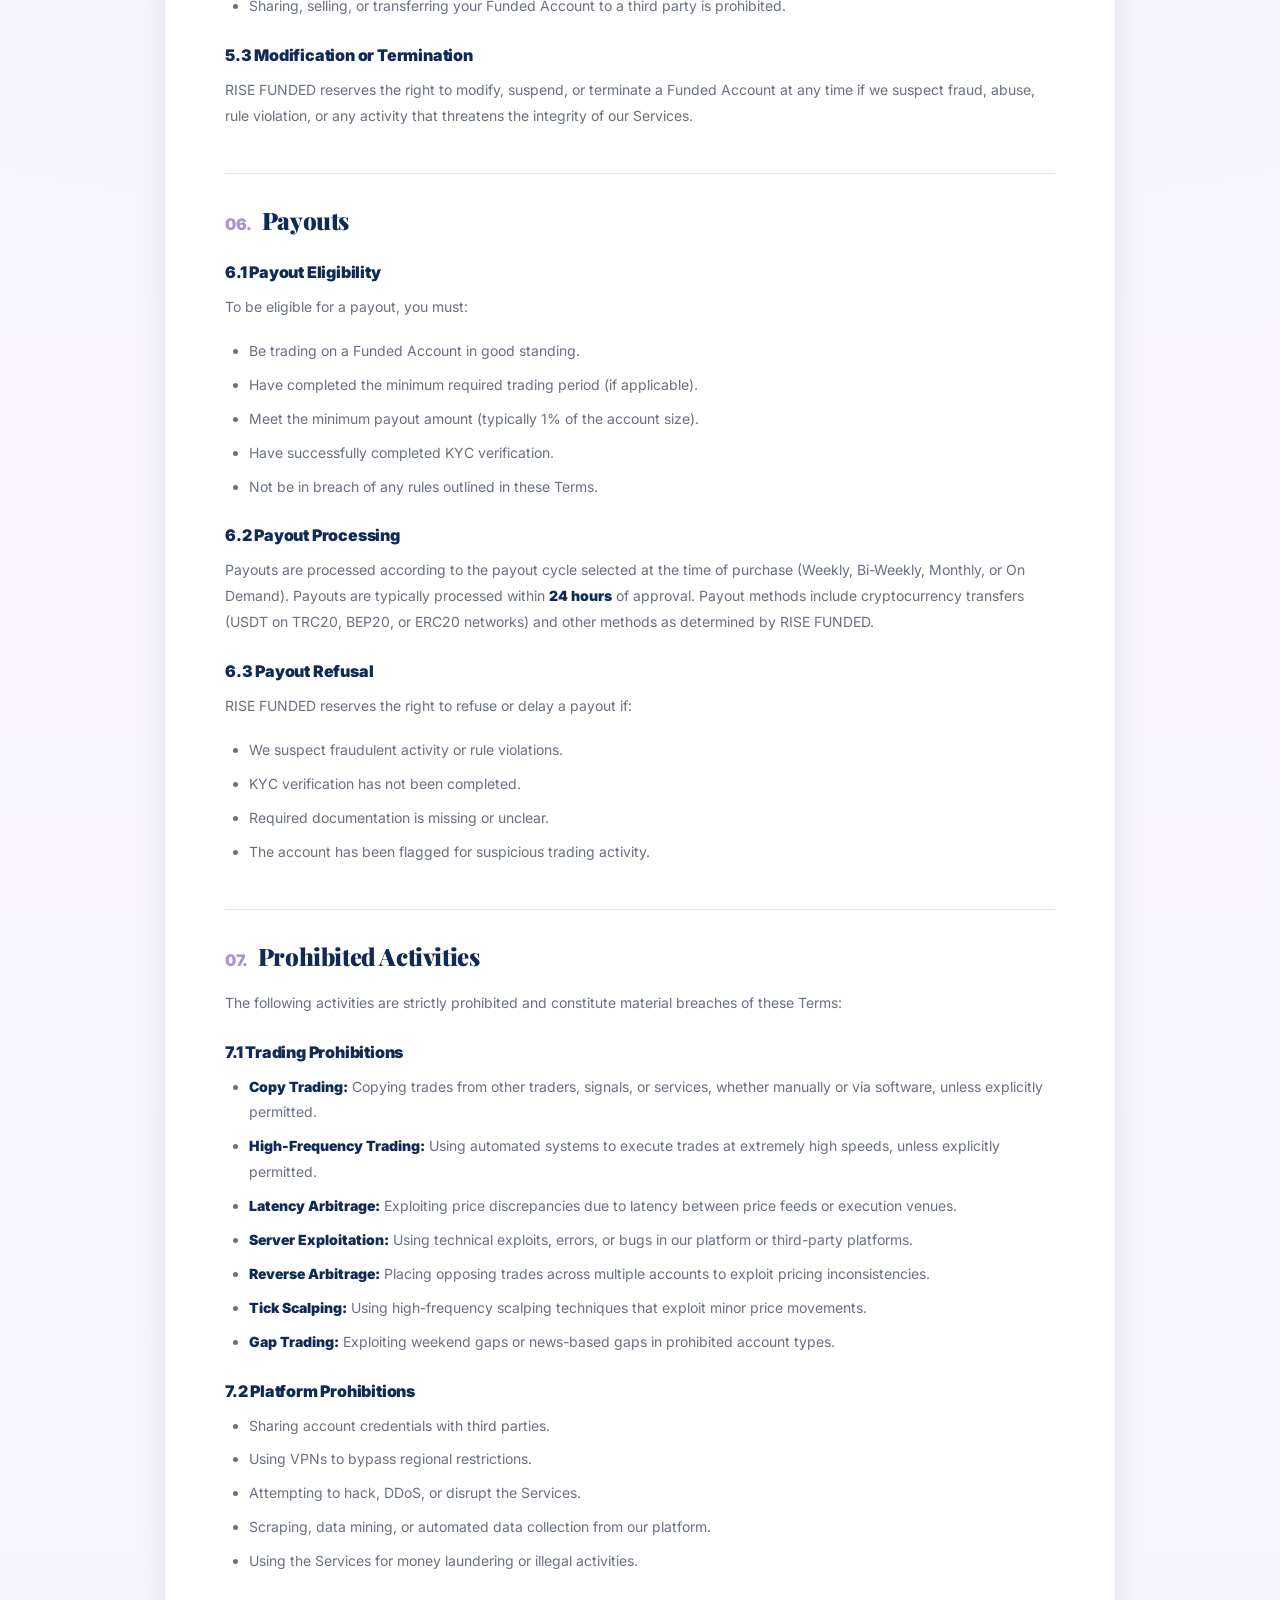
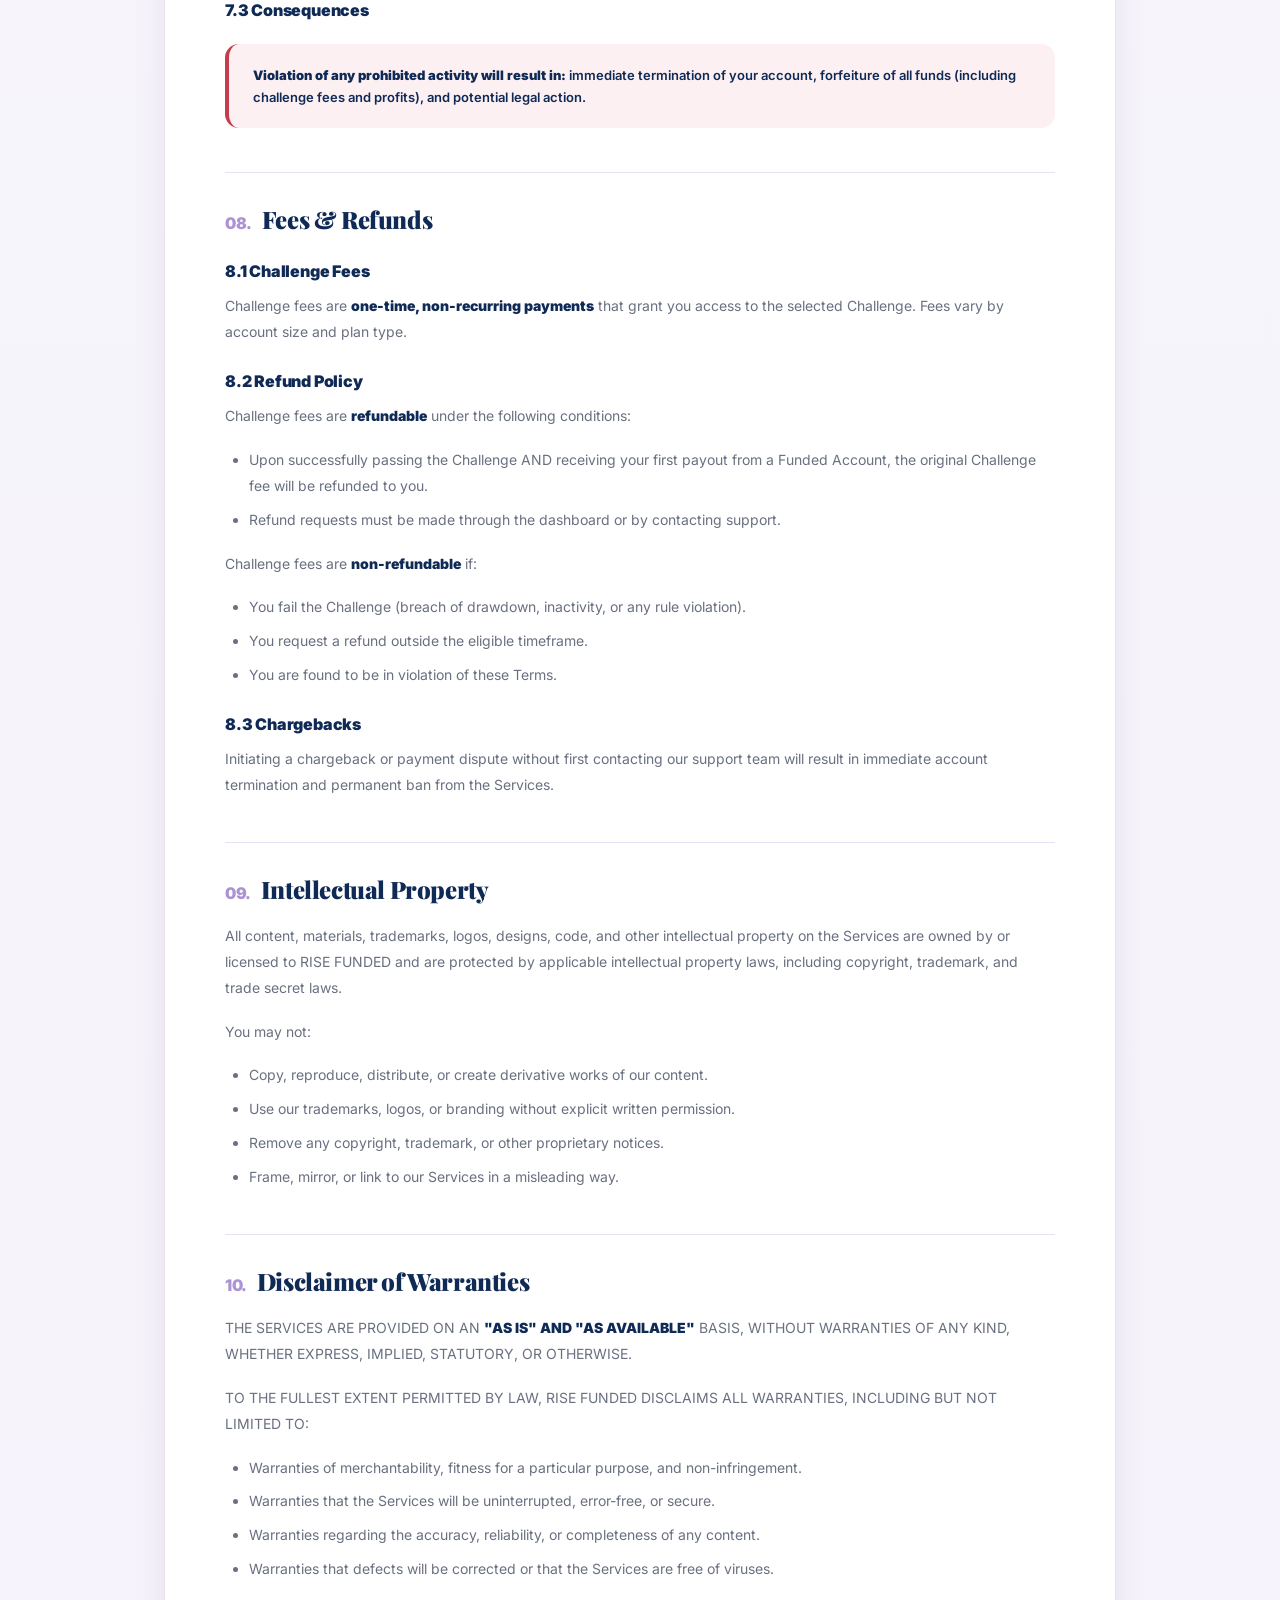
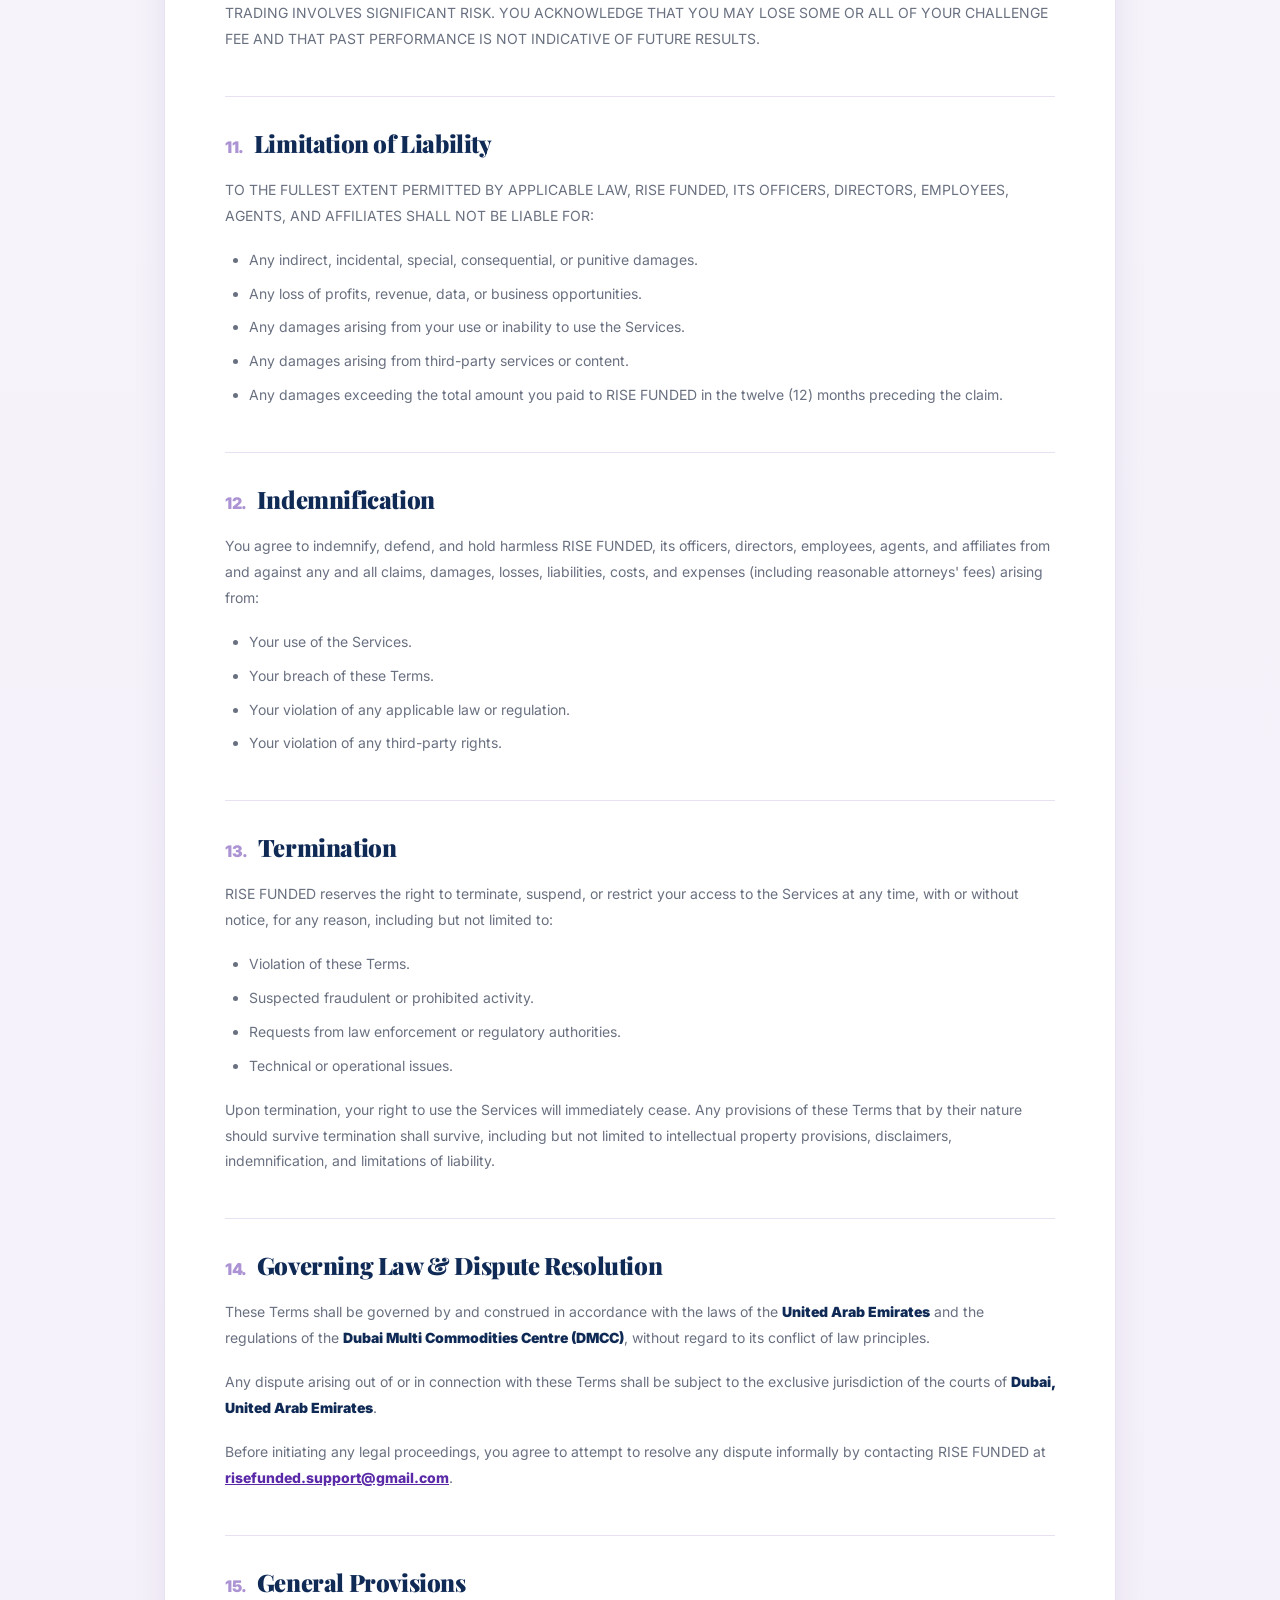
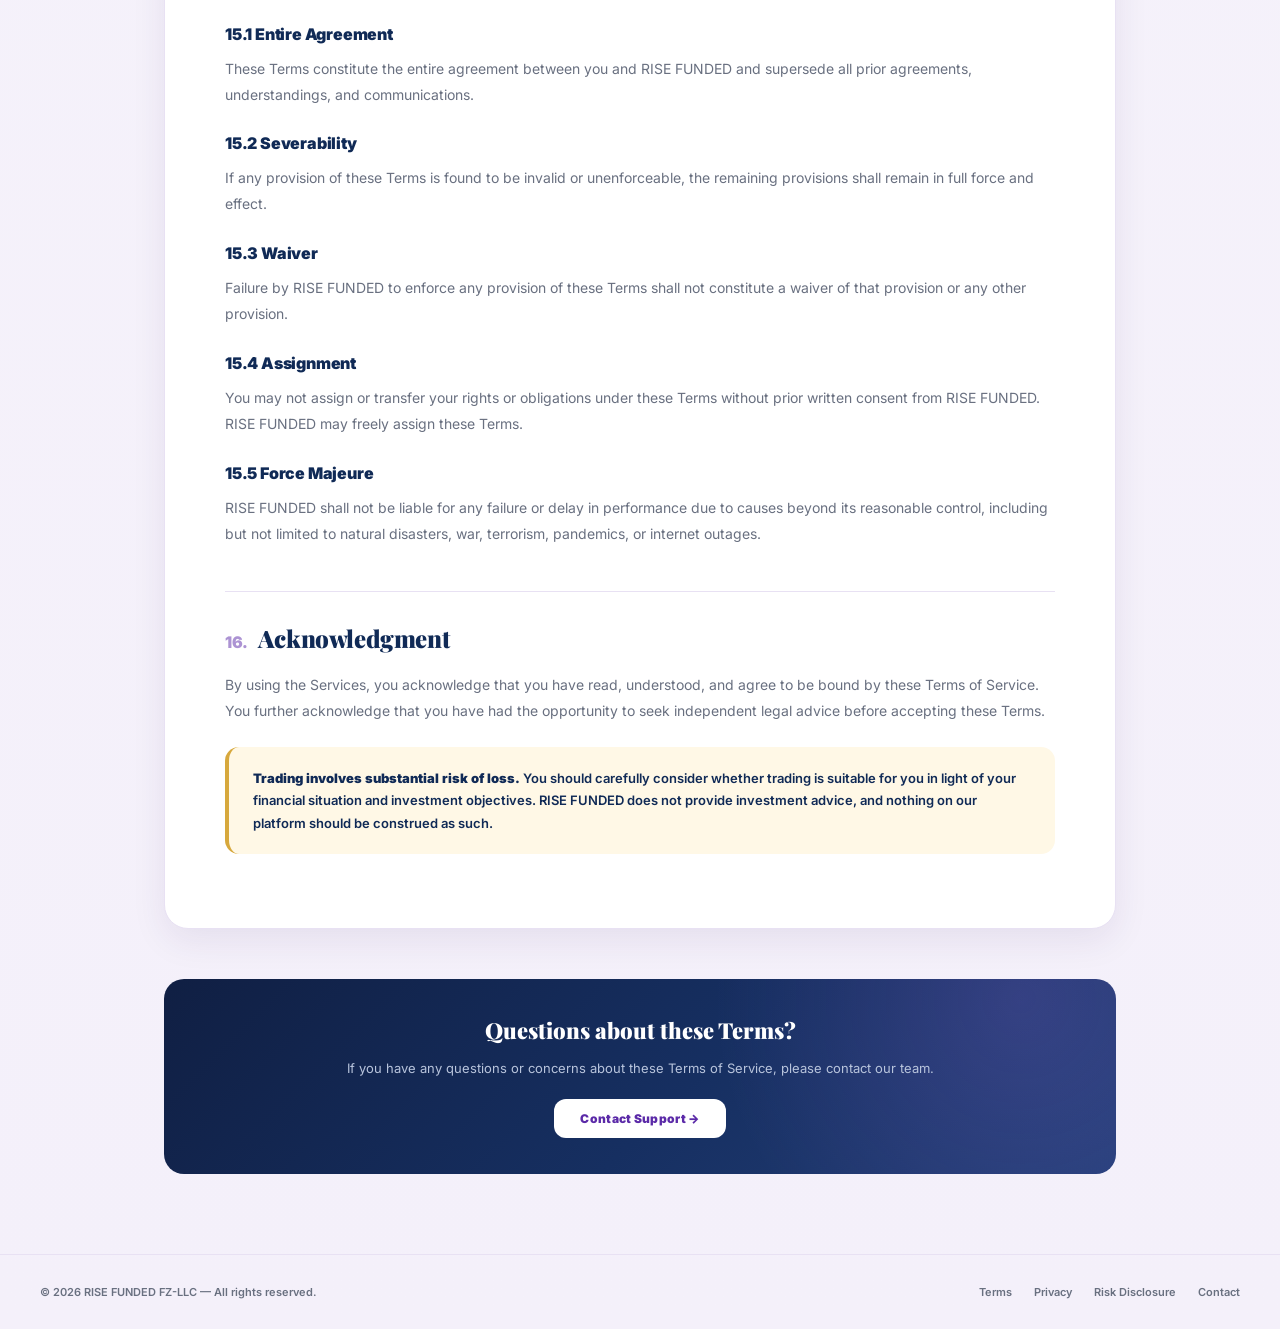
<file: terms.html>
<!DOCTYPE html>
<html lang="en">
<head>
<meta charset="UTF-8">
<meta name="viewport" content="width=device-width, initial-scale=1.0">

<title>Terms of Service — RISE FUNDED</title>

<link rel="preconnect" href="https://fonts.googleapis.com">
<link rel="preconnect" href="https://fonts.gstatic.com" crossorigin>
<link href="https://fonts.googleapis.com/css2?family=Inter:wght@400;500;600;700;800;900&family=Playfair+Display:wght@600;700;800;900&display=swap" rel="stylesheet">

<link rel="icon" type="image/svg+xml" href="assets/logo.svg">

<style>
* { margin: 0; padding: 0; box-sizing: border-box; }

:root {
    --purple: #5b2aa8;
    --purple-2: #7442c8;
    --purple-3: #9569df;
    --navy: #102a56;
    --navy-2: #1b4384;
    --text: #111318;
    --muted: #697080;
    --white: #ffffff;
    --soft: #f7f5fc;
    --soft-2: #faf9fd;
    --line: #e8e1f3;
    --green: #20a86b;
    --gold: #d7a83c;
    --danger: #c53d4d;
    --shadow: 0 20px 60px rgba(49, 31, 92, .10);
    --shadow-2: 0 12px 35px rgba(49, 31, 92, .08);
}

body {
    font-family: "Inter", sans-serif;
    background:
        radial-gradient(circle at 50% 0%, rgba(116, 66, 200, .08), transparent 40%),
        linear-gradient(180deg, #faf9fd 0%, #f4f0fa 100%);
    color: var(--text);
    min-height: 100vh;
    display: flex;
    flex-direction: column;
}

a { text-decoration: none; color: inherit; }

.navbar {
    padding: 20px 40px;
    display: flex;
    align-items: center;
    justify-content: space-between;
    background: rgba(255,255,255,.85);
    backdrop-filter: blur(20px);
    -webkit-backdrop-filter: blur(20px);
    border-bottom: 1px solid var(--line);
    position: sticky;
    top: 0;
    z-index: 100;
}

.nav-brand { display: flex; align-items: center; gap: 12px; }
.nav-brand img { width: 42px; height: 42px; object-fit: contain; }

.nav-brand-text { display: flex; flex-direction: column; line-height: 1; }
.nav-brand-text strong { color: var(--navy); font-size: 16px; font-weight: 900; letter-spacing: 1px; }
.nav-brand-text span { color: var(--purple); font-size: 10px; font-weight: 900; letter-spacing: 3px; margin-top: 5px; }

.nav-back {
    padding: 10px 20px;
    border-radius: 10px;
    border: 1px solid var(--line);
    background: white;
    color: var(--navy);
    font-size: 12px;
    font-weight: 800;
    transition: .2s;
}
.nav-back:hover { border-color: var(--purple); color: var(--purple); }

.legal-main {
    flex: 1;
    padding: 70px 24px 80px;
    max-width: 1000px;
    margin: 0 auto;
    width: 100%;
}

.legal-hero {
    text-align: center;
    margin-bottom: 50px;
    padding-bottom: 40px;
    border-bottom: 1px solid var(--line);
}

.legal-kicker {
    color: var(--gold);
    font-size: 11px;
    font-weight: 900;
    letter-spacing: 6px;
    text-transform: uppercase;
    margin-bottom: 14px;
}

.legal-title {
    color: var(--purple);
    font-family: "Playfair Display", Georgia, serif;
    font-size: 48px;
    font-weight: 900;
    letter-spacing: -1px;
    line-height: 1.15;
    margin-bottom: 16px;
}

.legal-meta {
    display: inline-flex;
    align-items: center;
    gap: 10px;
    padding: 10px 20px;
    border-radius: 999px;
    background: white;
    border: 1px solid var(--line);
    color: var(--muted);
    font-size: 12px;
    font-weight: 700;
}
.legal-meta strong { color: var(--purple); font-weight: 900; }

.legal-content {
    background: white;
    padding: 50px 60px;
    border-radius: 24px;
    border: 1px solid var(--line);
    box-shadow: var(--shadow-2);
}

.legal-content p {
    color: var(--muted);
    font-size: 14px;
    line-height: 1.85;
    margin-bottom: 18px;
}

.legal-content h2 {
    color: var(--navy);
    font-family: "Playfair Display", Georgia, serif;
    font-size: 24px;
    font-weight: 900;
    letter-spacing: -.4px;
    margin-top: 44px;
    margin-bottom: 18px;
    padding-top: 30px;
    border-top: 1px solid var(--line);
}

.legal-content h2:first-child {
    margin-top: 0;
    padding-top: 0;
    border-top: 0;
}

.legal-content h2 .section-number {
    color: var(--purple);
    font-family: "Inter", sans-serif;
    font-size: 16px;
    font-weight: 900;
    margin-right: 10px;
    opacity: .5;
}

.legal-content h3 {
    color: var(--navy);
    font-size: 16px;
    font-weight: 900;
    letter-spacing: -.2px;
    margin-top: 26px;
    margin-bottom: 12px;
}

.legal-content ul,
.legal-content ol {
    margin: 0 0 18px 24px;
    padding: 0;
}

.legal-content li {
    color: var(--muted);
    font-size: 14px;
    line-height: 1.85;
    margin-bottom: 8px;
}

.legal-content li strong,
.legal-content strong {
    color: var(--navy);
    font-weight: 900;
}

.legal-content a {
    color: var(--purple);
    font-weight: 800;
    text-decoration: underline;
}

.legal-callout {
    padding: 20px 24px;
    border-radius: 14px;
    background: var(--soft);
    border-left: 4px solid var(--purple);
    margin: 24px 0;
}

.legal-callout.warning {
    background: #fff8e6;
    border-left-color: var(--gold);
}

.legal-callout.danger {
    background: #fdf0f2;
    border-left-color: var(--danger);
}

.legal-callout p {
    margin: 0;
    color: var(--navy);
    font-size: 13px;
    font-weight: 600;
    line-height: 1.7;
}

.legal-callout p strong {
    color: var(--navy);
}

.legal-contact {
    margin-top: 50px;
    padding: 36px 40px;
    border-radius: 20px;
    background:
        radial-gradient(circle at 90% 10%, rgba(149,105,223,.20), transparent 35%),
        linear-gradient(135deg, #101f43, #162f61 55%, #243f78);
    color: white;
    text-align: center;
}

.legal-contact h3 {
    color: white;
    font-family: "Playfair Display", Georgia, serif;
    font-size: 22px;
    font-weight: 900;
    margin-bottom: 12px;
}

.legal-contact p {
    color: #b8c4dc;
    font-size: 13px;
    line-height: 1.7;
    margin-bottom: 20px;
}

.legal-contact a {
    display: inline-flex;
    align-items: center;
    gap: 8px;
    padding: 12px 26px;
    border-radius: 12px;
    background: white;
    color: var(--purple);
    font-size: 12px;
    font-weight: 900;
    letter-spacing: .3px;
    transition: .2s;
}

.legal-contact a:hover {
    transform: translateY(-2px);
    box-shadow: 0 10px 30px rgba(0,0,0,.20);
}

.legal-footer {
    padding: 30px 40px;
    border-top: 1px solid var(--line);
    display: flex;
    align-items: center;
    justify-content: space-between;
    color: var(--muted);
    font-size: 11px;
    font-weight: 600;
    gap: 16px;
    flex-wrap: wrap;
}

.legal-footer-links { display: flex; gap: 22px; }
.legal-footer-links a:hover { color: var(--purple); }

@media (max-width: 700px) {
    .navbar { padding: 16px 20px; }
    .nav-brand-text { display: none; }
    .legal-main { padding: 50px 18px 60px; }
    .legal-title { font-size: 32px; }
    .legal-content { padding: 30px 24px; border-radius: 18px; }
    .legal-content h2 { font-size: 20px; margin-top: 34px; padding-top: 24px; }
    .legal-content h3 { font-size: 15px; }
    .legal-contact { padding: 28px 24px; }
    .legal-footer { flex-direction: column; text-align: center; padding: 26px 20px; }
    .legal-footer-links { gap: 16px; flex-wrap: wrap; justify-content: center; }
}
</style>
</head>

<body>

<!-- NAVBAR -->
<nav class="navbar">
    <a href="index.html" class="nav-brand">
        <img src="assets/logo.svg" alt="RISE FUNDED">
        <div class="nav-brand-text">
            <strong>RISE</strong>
            <span>FUNDED</span>
        </div>
    </a>

    <a href="index.html" class="nav-back">← Back to Home</a>
</nav>


<!-- MAIN -->
<main class="legal-main">

    <div class="legal-hero">
        <div class="legal-kicker">Legal</div>
        <h1 class="legal-title">Terms of Service</h1>

        <div class="legal-meta">
            <span>Last Updated: <strong>January 2026</strong></span>
        </div>
    </div>


    <div class="legal-content">

        <h2><span class="section-number">01.</span>Introduction</h2>

        <p>
            These Terms of Service ("Terms") constitute a legally binding agreement
            between you and <strong>RISE FUNDED FZ-LLC</strong>, a company registered
            in the Dubai Multi Commodities Centre (DMCC), United Arab Emirates.
        </p>

        <p>
            By accessing, browsing, or using our website, platform, mobile application,
            or any services provided by RISE FUNDED (collectively, the "Services"), you
            acknowledge that you have read, understood, and agree to be bound by these
            Terms in their entirety. If you do not agree with any part of these Terms,
            you must immediately discontinue use of the Services.
        </p>

        <p>
            RISE FUNDED reserves the right to modify, amend, or update these Terms at
            any time, with or without prior notice. It is your responsibility to
            periodically review this page to stay informed of any changes. Your
            continued use of the Services following any modification constitutes your
            acceptance of the updated Terms.
        </p>


        <h2><span class="section-number">02.</span>Eligibility</h2>

        <p>
            To be eligible to use the Services, you must meet all of the following criteria:
        </p>

        <ul>
            <li><strong>Age Requirement:</strong> You must be at least 18 years of age, or the
            legal age of majority in your jurisdiction, whichever is greater.</li>

            <li><strong>Legal Capacity:</strong> You must have the legal capacity to enter into
            binding contracts under applicable law.</li>

            <li><strong>Restricted Jurisdictions:</strong> You must not be a resident or citizen
            of any country or region subject to international sanctions, including but not limited
            to: Cuba, North Korea, Syria, Sudan, and the Crimea region. Additionally, users
            from jurisdictions where trading evaluation services are restricted by local law are
            prohibited from using the Services.</li>

            <li><strong>Regulatory Compliance:</strong> You must comply with all applicable local,
            national, and international laws and regulations in connection with your use of the
            Services.</li>

            <li><strong>Not a Restricted Person:</strong> You must not be listed on any government
            prohibited or restricted party list, including but not limited to sanctions lists
            maintained by the UN, EU, US Treasury (OFAC), or UK Treasury.</li>
        </ul>

        <div class="legal-callout danger">
            <p>
                <strong>Important:</strong> If RISE FUNDED discovers that you have provided false
                information regarding your eligibility, we reserve the right to immediately terminate
                your account and forfeit any funds, including challenge fees and profits.
            </p>
        </div>


        <h2><span class="section-number">03.</span>Account Registration & Security</h2>

        <h3>3.1 Account Creation</h3>

        <p>
            To access certain features of the Services, you must create an account by providing
            accurate, current, and complete information, including but not limited to your full
            legal name, valid email address, country of residence, and phone number. You agree
            to promptly update your information if it changes.
        </p>

        <h3>3.2 Account Security</h3>

        <p>
            You are solely responsible for maintaining the confidentiality of your account
            credentials, including your password, and for all activities that occur under your
            account. You agree to:
        </p>

        <ul>
            <li>Notify RISE FUNDED immediately of any unauthorized use of your account.</li>
            <li>Not share your account credentials with any third party.</li>
            <li>Use strong, unique passwords that are not used on other platforms.</li>
            <li>Not use the Services on shared or public devices without proper security measures.</li>
        </ul>

        <h3>3.3 One Account Per User</h3>

        <p>
            Each user is permitted to hold only <strong>one (1) RISE FUNDED account</strong>.
            Creating multiple accounts, using fake identities, or using another person's identity
            is strictly prohibited and will result in immediate termination and forfeiture of
            all funds.
        </p>


        <h2><span class="section-number">04.</span>Challenge & Evaluation Rules</h2>

        <h3>4.1 Nature of the Services</h3>

        <p>
            RISE FUNDED provides proprietary trading evaluation challenges to identify skilled
            traders. Upon successful completion of a Challenge, traders may be offered a funded
            trading account with access to RISE FUNDED's capital. RISE FUNDED is
            <strong>not a broker, investment advisor, or financial institution</strong>.
        </p>

        <h3>4.2 Challenge Parameters</h3>

        <p>
            Each Challenge has specific trading parameters, including but not limited to:
        </p>

        <ul>
            <li><strong>Profit Target:</strong> The minimum percentage of profit required to pass
            the Challenge, as specified in the selected plan.</li>

            <li><strong>Maximum Daily Drawdown:</strong> The maximum loss permitted within a single
            trading day, calculated from the day's starting balance or equity.</li>

            <li><strong>Maximum Overall Drawdown:</strong> The maximum cumulative loss permitted
            from the initial balance of the account.</li>

            <li><strong>Minimum Trading Days:</strong> The minimum number of days on which the
            trader must place at least one (1) trade.</li>

            <li><strong>Profit Split:</strong> The percentage of profits the trader is entitled
            to upon withdrawal, as specified in the selected plan.</li>
        </ul>

        <p>
            The specific parameters for each Challenge are displayed on our website at the time
            of purchase and are incorporated into this Agreement by reference.
        </p>

        <h3>4.3 Breach of Rules</h3>

        <p>
            If you breach any of the Challenge rules (including exceeding daily or overall drawdown
            limits), your Challenge will be automatically failed, and you will not be eligible
            for a Funded Account. In such cases, <strong>challenge fees are non-refundable</strong>.
        </p>

        <h3>4.4 Time Limits</h3>

        <p>
            Unless explicitly stated otherwise in the Challenge description, there are
            <strong>no time limits</strong> for completing a Challenge. You may take as long as
            you need to reach the profit target, provided you remain within all other rules.
        </p>


        <h2><span class="section-number">05.</span>Funded Account Terms</h2>

        <h3>5.1 Issuance of Funded Accounts</h3>

        <p>
            Upon successful completion of a Challenge, RISE FUNDED may, at its sole discretion,
            issue a Funded Account. The issuance of a Funded Account is subject to satisfactory
            completion of our KYC verification process.
        </p>

        <h3>5.2 Trading Restrictions on Funded Accounts</h3>

        <p>
            On Funded Accounts, the following restrictions apply:
        </p>

        <ul>
            <li>Trading must comply with all rules of the Funded Account, including drawdown limits
            and any additional restrictions specified in the account agreement.</li>

            <li>Copy trading from other traders, use of unauthorized Expert Advisors, and
            exploitation of platform errors are strictly prohibited.</li>

            <li>News trading may be restricted on certain account types. Please refer to your
            account specifications for details.</li>

            <li>Sharing, selling, or transferring your Funded Account to a third party is prohibited.</li>
        </ul>

        <h3>5.3 Modification or Termination</h3>

        <p>
            RISE FUNDED reserves the right to modify, suspend, or terminate a Funded Account at
            any time if we suspect fraud, abuse, rule violation, or any activity that threatens
            the integrity of our Services.
        </p>


        <h2><span class="section-number">06.</span>Payouts</h2>

        <h3>6.1 Payout Eligibility</h3>

        <p>
            To be eligible for a payout, you must:
        </p>

        <ul>
            <li>Be trading on a Funded Account in good standing.</li>
            <li>Have completed the minimum required trading period (if applicable).</li>
            <li>Meet the minimum payout amount (typically 1% of the account size).</li>
            <li>Have successfully completed KYC verification.</li>
            <li>Not be in breach of any rules outlined in these Terms.</li>
        </ul>

        <h3>6.2 Payout Processing</h3>

        <p>
            Payouts are processed according to the payout cycle selected at the time of purchase
            (Weekly, Bi-Weekly, Monthly, or On Demand). Payouts are typically processed within
            <strong>24 hours</strong> of approval. Payout methods include cryptocurrency transfers
            (USDT on TRC20, BEP20, or ERC20 networks) and other methods as determined by RISE FUNDED.
        </p>

        <h3>6.3 Payout Refusal</h3>

        <p>
            RISE FUNDED reserves the right to refuse or delay a payout if:
        </p>

        <ul>
            <li>We suspect fraudulent activity or rule violations.</li>
            <li>KYC verification has not been completed.</li>
            <li>Required documentation is missing or unclear.</li>
            <li>The account has been flagged for suspicious trading activity.</li>
        </ul>


        <h2><span class="section-number">07.</span>Prohibited Activities</h2>

        <p>
            The following activities are strictly prohibited and constitute material breaches
            of these Terms:
        </p>

        <h3>7.1 Trading Prohibitions</h3>

        <ul>
            <li><strong>Copy Trading:</strong> Copying trades from other traders, signals, or
            services, whether manually or via software, unless explicitly permitted.</li>

            <li><strong>High-Frequency Trading:</strong> Using automated systems to execute
            trades at extremely high speeds, unless explicitly permitted.</li>

            <li><strong>Latency Arbitrage:</strong> Exploiting price discrepancies due to latency
            between price feeds or execution venues.</li>

            <li><strong>Server Exploitation:</strong> Using technical exploits, errors, or bugs
            in our platform or third-party platforms.</li>

            <li><strong>Reverse Arbitrage:</strong> Placing opposing trades across multiple
            accounts to exploit pricing inconsistencies.</li>

            <li><strong>Tick Scalping:</strong> Using high-frequency scalping techniques that
            exploit minor price movements.</li>

            <li><strong>Gap Trading:</strong> Exploiting weekend gaps or news-based gaps in
            prohibited account types.</li>
        </ul>

        <h3>7.2 Platform Prohibitions</h3>

        <ul>
            <li>Sharing account credentials with third parties.</li>
            <li>Using VPNs to bypass regional restrictions.</li>
            <li>Attempting to hack, DDoS, or disrupt the Services.</li>
            <li>Scraping, data mining, or automated data collection from our platform.</li>
            <li>Using the Services for money laundering or illegal activities.</li>
        </ul>

        <h3>7.3 Consequences</h3>

        <div class="legal-callout danger">
            <p>
                <strong>Violation of any prohibited activity will result in:</strong>
                immediate termination of your account, forfeiture of all funds (including
                challenge fees and profits), and potential legal action.
            </p>
        </div>


        <h2><span class="section-number">08.</span>Fees & Refunds</h2>

        <h3>8.1 Challenge Fees</h3>

        <p>
            Challenge fees are <strong>one-time, non-recurring payments</strong> that grant you
            access to the selected Challenge. Fees vary by account size and plan type.
        </p>

        <h3>8.2 Refund Policy</h3>

        <p>
            Challenge fees are <strong>refundable</strong> under the following conditions:
        </p>

        <ul>
            <li>Upon successfully passing the Challenge AND receiving your first payout from a
            Funded Account, the original Challenge fee will be refunded to you.</li>

            <li>Refund requests must be made through the dashboard or by contacting support.</li>
        </ul>

        <p>
            Challenge fees are <strong>non-refundable</strong> if:
        </p>

        <ul>
            <li>You fail the Challenge (breach of drawdown, inactivity, or any rule violation).</li>
            <li>You request a refund outside the eligible timeframe.</li>
            <li>You are found to be in violation of these Terms.</li>
        </ul>

        <h3>8.3 Chargebacks</h3>

        <p>
            Initiating a chargeback or payment dispute without first contacting our support team
            will result in immediate account termination and permanent ban from the Services.
        </p>


        <h2><span class="section-number">09.</span>Intellectual Property</h2>

        <p>
            All content, materials, trademarks, logos, designs, code, and other intellectual
            property on the Services are owned by or licensed to RISE FUNDED and are protected
            by applicable intellectual property laws, including copyright, trademark, and trade
            secret laws.
        </p>

        <p>
            You may not:
        </p>

        <ul>
            <li>Copy, reproduce, distribute, or create derivative works of our content.</li>
            <li>Use our trademarks, logos, or branding without explicit written permission.</li>
            <li>Remove any copyright, trademark, or other proprietary notices.</li>
            <li>Frame, mirror, or link to our Services in a misleading way.</li>
        </ul>


        <h2><span class="section-number">10.</span>Disclaimer of Warranties</h2>

        <p>
            THE SERVICES ARE PROVIDED ON AN <strong>"AS IS" AND "AS AVAILABLE"</strong> BASIS,
            WITHOUT WARRANTIES OF ANY KIND, WHETHER EXPRESS, IMPLIED, STATUTORY, OR OTHERWISE.
        </p>

        <p>
            TO THE FULLEST EXTENT PERMITTED BY LAW, RISE FUNDED DISCLAIMS ALL WARRANTIES,
            INCLUDING BUT NOT LIMITED TO:
        </p>

        <ul>
            <li>Warranties of merchantability, fitness for a particular purpose, and non-infringement.</li>
            <li>Warranties that the Services will be uninterrupted, error-free, or secure.</li>
            <li>Warranties regarding the accuracy, reliability, or completeness of any content.</li>
            <li>Warranties that defects will be corrected or that the Services are free of viruses.</li>
        </ul>

        <p>
            TRADING INVOLVES SIGNIFICANT RISK. YOU ACKNOWLEDGE THAT YOU MAY LOSE SOME OR ALL OF
            YOUR CHALLENGE FEE AND THAT PAST PERFORMANCE IS NOT INDICATIVE OF FUTURE RESULTS.
        </p>


        <h2><span class="section-number">11.</span>Limitation of Liability</h2>

        <p>
            TO THE FULLEST EXTENT PERMITTED BY APPLICABLE LAW, RISE FUNDED, ITS OFFICERS,
            DIRECTORS, EMPLOYEES, AGENTS, AND AFFILIATES SHALL NOT BE LIABLE FOR:
        </p>

        <ul>
            <li>Any indirect, incidental, special, consequential, or punitive damages.</li>
            <li>Any loss of profits, revenue, data, or business opportunities.</li>
            <li>Any damages arising from your use or inability to use the Services.</li>
            <li>Any damages arising from third-party services or content.</li>
            <li>Any damages exceeding the total amount you paid to RISE FUNDED in the twelve (12)
            months preceding the claim.</li>
        </ul>


        <h2><span class="section-number">12.</span>Indemnification</h2>

        <p>
            You agree to indemnify, defend, and hold harmless RISE FUNDED, its officers, directors,
            employees, agents, and affiliates from and against any and all claims, damages, losses,
            liabilities, costs, and expenses (including reasonable attorneys' fees) arising from:
        </p>

        <ul>
            <li>Your use of the Services.</li>
            <li>Your breach of these Terms.</li>
            <li>Your violation of any applicable law or regulation.</li>
            <li>Your violation of any third-party rights.</li>
        </ul>


        <h2><span class="section-number">13.</span>Termination</h2>

        <p>
            RISE FUNDED reserves the right to terminate, suspend, or restrict your access to the
            Services at any time, with or without notice, for any reason, including but not limited
            to:
        </p>

        <ul>
            <li>Violation of these Terms.</li>
            <li>Suspected fraudulent or prohibited activity.</li>
            <li>Requests from law enforcement or regulatory authorities.</li>
            <li>Technical or operational issues.</li>
        </ul>

        <p>
            Upon termination, your right to use the Services will immediately cease. Any provisions
            of these Terms that by their nature should survive termination shall survive, including
            but not limited to intellectual property provisions, disclaimers, indemnification, and
            limitations of liability.
        </p>


        <h2><span class="section-number">14.</span>Governing Law & Dispute Resolution</h2>

        <p>
            These Terms shall be governed by and construed in accordance with the laws of the
            <strong>United Arab Emirates</strong> and the regulations of the <strong>Dubai
            Multi Commodities Centre (DMCC)</strong>, without regard to its conflict of law
            principles.
        </p>

        <p>
            Any dispute arising out of or in connection with these Terms shall be subject to the
            exclusive jurisdiction of the courts of <strong>Dubai, United Arab Emirates</strong>.
        </p>

        <p>
            Before initiating any legal proceedings, you agree to attempt to resolve any dispute
            informally by contacting RISE FUNDED at
            <a href="mailto:risefunded.support@gmail.com">risefunded.support@gmail.com</a>.
        </p>


        <h2><span class="section-number">15.</span>General Provisions</h2>

        <h3>15.1 Entire Agreement</h3>

        <p>
            These Terms constitute the entire agreement between you and RISE FUNDED and supersede
            all prior agreements, understandings, and communications.
        </p>

        <h3>15.2 Severability</h3>

        <p>
            If any provision of these Terms is found to be invalid or unenforceable, the remaining
            provisions shall remain in full force and effect.
        </p>

        <h3>15.3 Waiver</h3>

        <p>
            Failure by RISE FUNDED to enforce any provision of these Terms shall not constitute
            a waiver of that provision or any other provision.
        </p>

        <h3>15.4 Assignment</h3>

        <p>
            You may not assign or transfer your rights or obligations under these Terms without
            prior written consent from RISE FUNDED. RISE FUNDED may freely assign these Terms.
        </p>

        <h3>15.5 Force Majeure</h3>

        <p>
            RISE FUNDED shall not be liable for any failure or delay in performance due to causes
            beyond its reasonable control, including but not limited to natural disasters, war,
            terrorism, pandemics, or internet outages.
        </p>


        <h2><span class="section-number">16.</span>Acknowledgment</h2>

        <p>
            By using the Services, you acknowledge that you have read, understood, and agree to
            be bound by these Terms of Service. You further acknowledge that you have had the
            opportunity to seek independent legal advice before accepting these Terms.
        </p>

        <div class="legal-callout warning">
            <p>
                <strong>Trading involves substantial risk of loss.</strong> You should carefully
                consider whether trading is suitable for you in light of your financial situation
                and investment objectives. RISE FUNDED does not provide investment advice, and
                nothing on our platform should be construed as such.
            </p>
        </div>

    </div>


    <div class="legal-contact">
        <h3>Questions about these Terms?</h3>
        <p>
            If you have any questions or concerns about these Terms of Service, please contact
            our team.
        </p>
        <a href="contact.html">Contact Support →</a>
    </div>

</main>


<footer class="legal-footer">
    <span>© 2026 RISE FUNDED FZ-LLC — All rights reserved.</span>

    <div class="legal-footer-links">
        <a href="terms.html">Terms</a>
        <a href="privacy.html">Privacy</a>
        <a href="risk.html">Risk Disclosure</a>
        <a href="contact.html">Contact</a>
    </div>
</footer>

</body>
</html>
</file>
